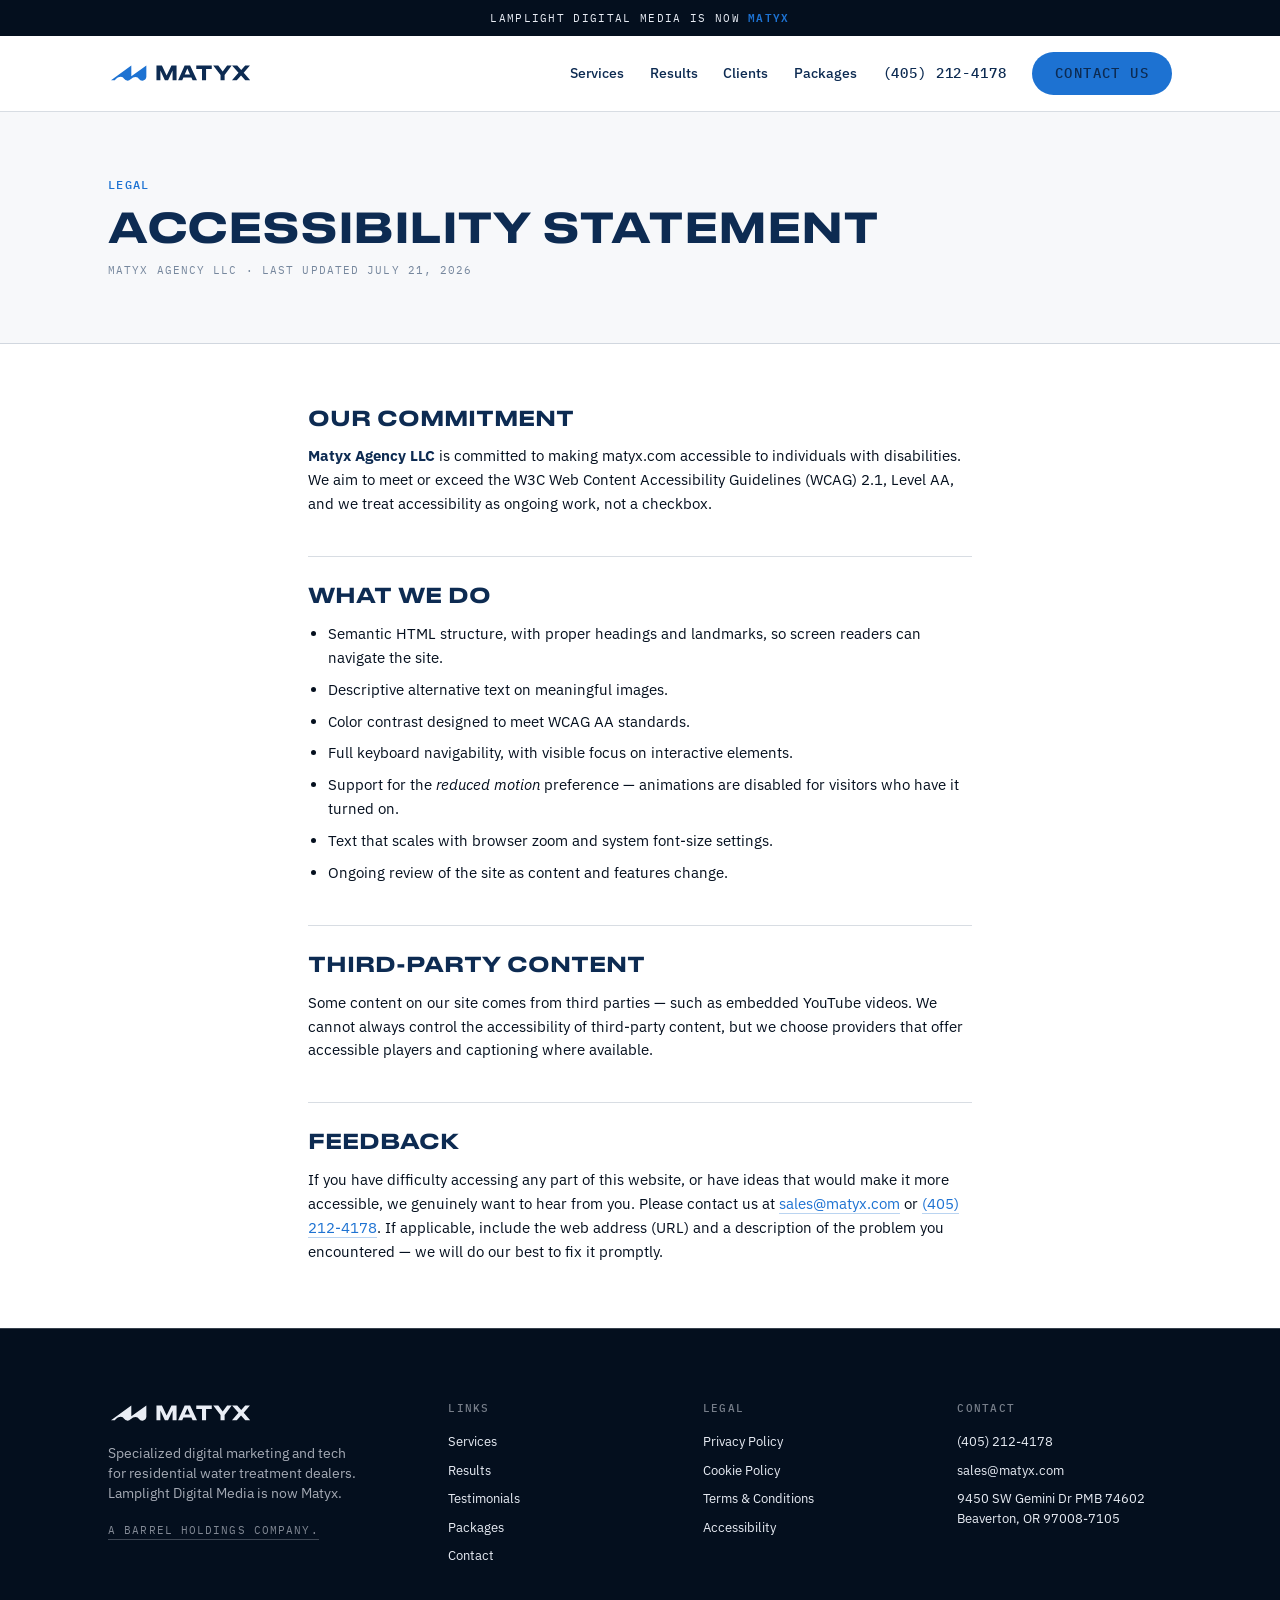
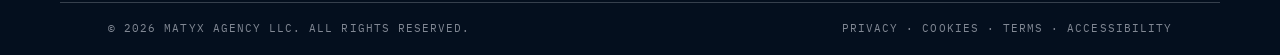
<file: accessibility.html>
<!DOCTYPE html>
<html lang="en">
<head>
<meta charset="UTF-8">
<meta name="viewport" content="width=device-width, initial-scale=1.0">
<title>Accessibility Statement — Matyx</title>
<meta name="description" content="Matyx Agency LLC's commitment to making matyx.com accessible to everyone.">
<link rel="canonical" href="https://peterkang34.github.io/matyx-landing-page/accessibility.html">
<meta name="theme-color" content="#0D2B52">
<meta property="og:type" content="website">
<meta property="og:site_name" content="Matyx">
<meta property="og:title" content="Accessibility Statement — Matyx">
<meta property="og:description" content="Matyx Agency LLC's commitment to making its website accessible to everyone.">
<meta property="og:url" content="https://peterkang34.github.io/matyx-landing-page/accessibility.html">
<meta property="og:image" content="https://peterkang34.github.io/matyx-landing-page/assets/imagery/mom-daughter-green-island.jpg">
<meta name="twitter:card" content="summary_large_image">
<link rel="icon" type="image/svg+xml" href="assets/logos/icon.svg">
<link rel="preconnect" href="https://fonts.googleapis.com">
<link rel="preconnect" href="https://fonts.gstatic.com" crossorigin>
<link href="https://fonts.googleapis.com/css2?family=IBM+Plex+Sans:wght@400;500;600;700&family=IBM+Plex+Mono:wght@400;500;600&display=swap" rel="stylesheet">
<link rel="stylesheet" href="assets/site.css">
</head>
<body>

<div class="announce">Lamplight Digital Media is now <em>Matyx</em></div>

<header class="nav">
  <input type="checkbox" id="navToggle" class="nav-toggle">
  <div class="nav-inner">
    <a class="nav-logo" href="index.html" aria-label="Matyx home"><img src="assets/logos/logo-primary.svg" alt="Matyx"></a>
    <nav class="nav-links" aria-label="Primary">
      <a href="index.html#services">Services</a>
      <a href="index.html#work">Results</a>
      <a href="index.html#testimonials">Clients</a>
      <a href="index.html#packages">Packages</a>
      <a class="nav-phone" href="tel:+14052124178">(405) 212-4178</a>
      <a class="btn btn-blue" href="contact.html">Contact Us</a>
    </nav>
    <label for="navToggle" class="nav-burger" aria-label="Toggle menu"><span></span><span></span><span></span></label>
  </div>
  <nav class="nav-menu" aria-label="Mobile">
    <a href="index.html#services">Services</a>
    <a href="index.html#work">Results</a>
    <a href="index.html#testimonials">Clients</a>
    <a href="index.html#packages">Packages</a>
    <a href="contact.html">Contact</a>
    <a href="tel:+14052124178">Call (405) 212-4178</a>
  </nav>
</header>

<section class="legal-head">
  <div class="wrap legal-head-inner">
    <span class="eyebrow">Legal</span>
    <h1 class="display legal-h1">Accessibility Statement</h1>
    <p class="legal-updated">Matyx Agency LLC &middot; Last updated July 21, 2026</p>
  </div>
</section>

<div class="wrap legal-body">
  <h2>Our commitment</h2>
  <p><strong>Matyx Agency LLC</strong> is committed to making matyx.com accessible to individuals with disabilities. We aim to meet or exceed the W3C Web Content Accessibility Guidelines (WCAG) 2.1, Level AA, and we treat accessibility as ongoing work, not a checkbox.</p>

  <h2>What we do</h2>
  <ul>
    <li>Semantic HTML structure, with proper headings and landmarks, so screen readers can navigate the site.</li>
    <li>Descriptive alternative text on meaningful images.</li>
    <li>Color contrast designed to meet WCAG AA standards.</li>
    <li>Full keyboard navigability, with visible focus on interactive elements.</li>
    <li>Support for the <em>reduced motion</em> preference — animations are disabled for visitors who have it turned on.</li>
    <li>Text that scales with browser zoom and system font-size settings.</li>
    <li>Ongoing review of the site as content and features change.</li>
  </ul>

  <h2>Third-party content</h2>
  <p>Some content on our site comes from third parties — such as embedded YouTube videos. We cannot always control the accessibility of third-party content, but we choose providers that offer accessible players and captioning where available.</p>

  <h2>Feedback</h2>
  <p>If you have difficulty accessing any part of this website, or have ideas that would make it more accessible, we genuinely want to hear from you. Please contact us at <a href="mailto:sales@matyx.com">sales@matyx.com</a> or <a href="tel:+14052124178">(405) 212-4178</a>. If applicable, include the web address (URL) and a description of the problem you encountered — we will do our best to fix it promptly.</p>
</div>

<footer class="footer">
  <div class="wrap footer-inner">
    <div class="footer-brand">
      <img src="assets/logos/logo-ice.svg" alt="Matyx">
      <p>Specialized digital marketing and tech for residential water treatment dealers. Lamplight Digital Media is now Matyx.</p>
      <p class="footer-holdco"><a href="https://barrel-holdings.com" target="_blank" rel="noopener">A Barrel Holdings company.</a></p>
    </div>
    <div>
      <h4>Links</h4>
      <ul>
        <li><a href="index.html#services">Services</a></li>
        <li><a href="index.html#work">Results</a></li>
        <li><a href="index.html#testimonials">Testimonials</a></li>
        <li><a href="index.html#packages">Packages</a></li>
        <li><a href="contact.html">Contact</a></li>
      </ul>
    </div>
    <div>
      <h4>Legal</h4>
      <ul>
        <li><a href="privacy.html">Privacy Policy</a></li>
        <li><a href="cookies.html">Cookie Policy</a></li>
        <li><a href="terms.html">Terms &amp; Conditions</a></li>
        <li><a href="accessibility.html">Accessibility</a></li>
      </ul>
    </div>
    <div>
      <h4>Contact</h4>
      <ul>
        <li><a href="tel:+14052124178">(405) 212-4178</a></li>
        <li><a href="mailto:sales@matyx.com">sales@matyx.com</a></li>
        <li>9450 SW Gemini Dr PMB 74602<br>Beaverton, OR 97008-7105</li>
      </ul>
    </div>
  </div>
  <div class="wrap footer-bottom">
    <span>© 2026 Matyx Agency LLC. All rights reserved.</span>
    <span><a href="privacy.html">Privacy</a> &middot; <a href="cookies.html">Cookies</a> &middot; <a href="terms.html">Terms</a> &middot; <a href="accessibility.html">Accessibility</a></span>
  </div>
</footer>

<a class="call-bar" href="tel:+14052124178">Call (405) 212-4178</a>
</body>
</html>
</file>
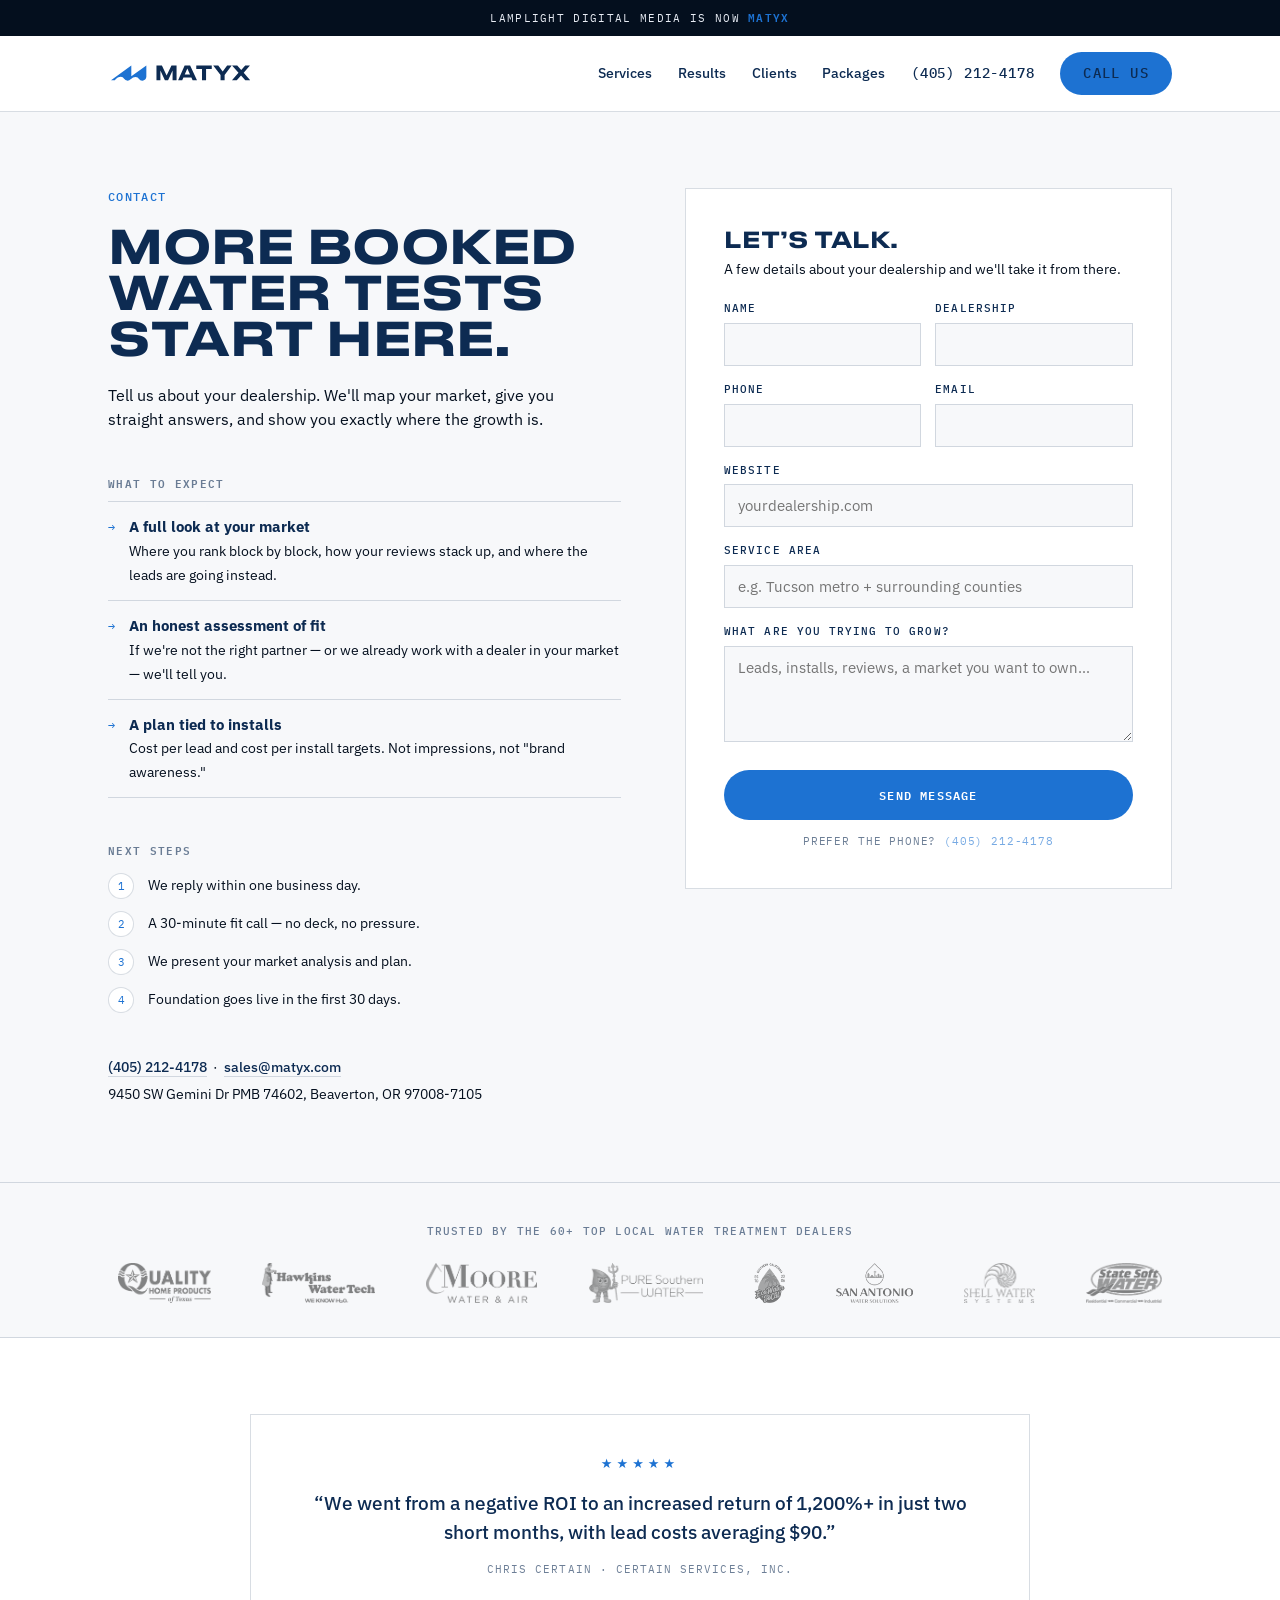
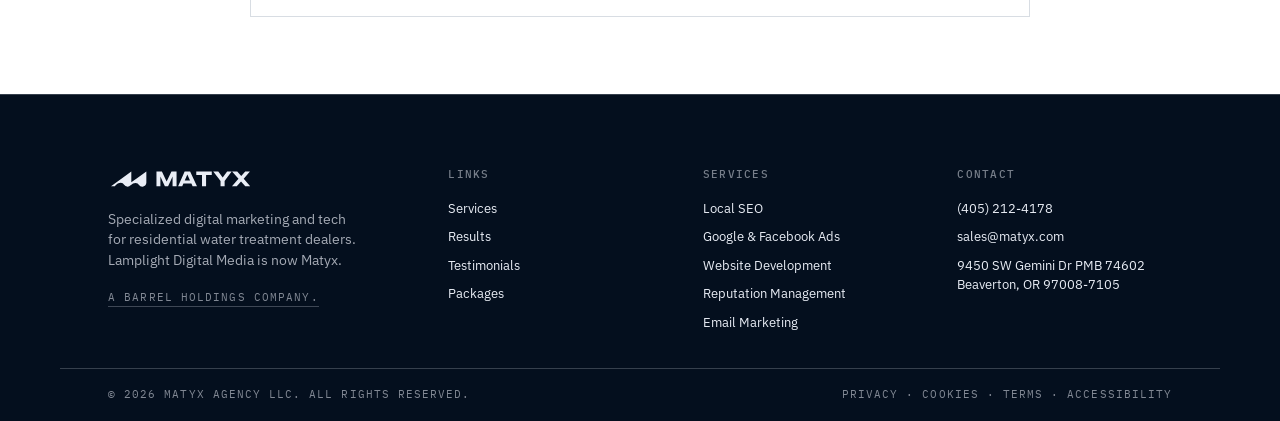
<file: contact.html>
<!DOCTYPE html>
<html lang="en">
<head>
<meta charset="UTF-8">
<meta name="viewport" content="width=device-width, initial-scale=1.0">
<title>Contact — Matyx</title>
<meta name="description" content="Tell us about your water treatment dealership. We'll map your market, give you straight answers, and show you exactly where the growth is.">

<link rel="canonical" href="https://peterkang34.github.io/matyx-landing-page/contact.html">
<meta name="theme-color" content="#0D2B52">
<meta property="og:type" content="website">
<meta property="og:site_name" content="Matyx">
<meta property="og:title" content="Contact — Matyx">
<meta property="og:description" content="Tell us about your water treatment dealership. We'll map your market, give you straight answers, and show you exactly where the growth is.">
<meta property="og:url" content="https://peterkang34.github.io/matyx-landing-page/contact.html">
<meta property="og:image" content="https://peterkang34.github.io/matyx-landing-page/assets/imagery/mom-daughter-green-island.jpg">
<meta name="twitter:card" content="summary_large_image">
<link rel="icon" type="image/svg+xml" href="assets/logos/icon.svg">
<link rel="preconnect" href="https://fonts.googleapis.com">
<link rel="preconnect" href="https://fonts.gstatic.com" crossorigin>
<link href="https://fonts.googleapis.com/css2?family=IBM+Plex+Sans:wght@400;500;600;700&family=IBM+Plex+Mono:wght@400;500;600&family=Archivo:wght@800&display=swap" rel="stylesheet">
<link rel="stylesheet" href="assets/site.css">

<style>
/* ============================================================
   CONTACT PAGE
   ============================================================ */
.contact-hero { background: var(--off-white); border-bottom: 1px solid var(--hairline-dark); }
.contact-grid {
  display: grid;
  grid-template-columns: 1fr .95fr;
  gap: clamp(36px, 5vw, 80px);
  align-items: start;
  padding-block: clamp(48px, 6vw, 88px);
}
.contact-copy .eyebrow { color: var(--matyx-blue); margin-bottom: 18px; display: block; }
.contact-h1 { color: var(--navy); font-size: clamp(30px, 3.6vw, 52px); max-width: 14ch; }
.contact-sub { margin-top: 20px; font-size: 16px; color: var(--midnight); max-width: 46ch; }

.expect { margin-top: clamp(28px, 4vw, 44px); }
.expect h2 {
  font-family: var(--font-mono);
  font-size: 11px;
  font-weight: 600;
  letter-spacing: .12em;
  text-transform: uppercase;
  color: var(--navy);
  opacity: .6;
  margin-bottom: 4px;
}
.expect-list { list-style: none; border-top: 1px solid var(--hairline-dark); margin-top: 10px; }
.expect-list li { padding: 14px 0; border-bottom: 1px solid var(--hairline-dark); display: flex; gap: 14px; align-items: baseline; }
.expect-list li::before { content: "→"; color: var(--matyx-blue); font-family: var(--font-mono); font-size: 12px; flex: none; }
.expect-list strong { color: var(--navy); font-size: 14.5px; display: block; }
.expect-list span { font-size: 13.5px; color: var(--midnight); }

.steps { margin-top: clamp(28px, 4vw, 44px); }
.steps h2 {
  font-family: var(--font-mono);
  font-size: 11px;
  font-weight: 600;
  letter-spacing: .12em;
  text-transform: uppercase;
  color: var(--navy);
  opacity: .6;
  margin-bottom: 14px;
}
.steps ol { list-style: none; display: grid; gap: 12px; }
.steps li { display: flex; gap: 14px; align-items: baseline; font-size: 14px; color: var(--midnight); }
.steps .n {
  flex: none;
  font-family: var(--font-mono);
  font-size: 11px;
  color: var(--matyx-blue);
  border: 1px solid var(--hairline-dark);
  width: 26px; height: 26px;
  display: inline-flex;
  align-items: center;
  justify-content: center;
  border-radius: 50%;
  background: var(--white);
}
.contact-info { margin-top: clamp(28px, 4vw, 44px); font-size: 14px; }
.contact-info a { color: var(--navy); font-weight: 500; border-bottom: 1px solid var(--hairline-dark); }
.contact-info a:hover { color: var(--matyx-blue); border-color: var(--matyx-blue); }
.contact-info p { margin-top: 6px; color: var(--midnight); }

/* form card */
.form-card {
  background: var(--white);
  border: 1px solid var(--hairline-dark);
  padding: clamp(24px, 3vw, 40px);
  position: sticky;
  top: 84px;
}
.form-card .form-head { margin-bottom: 22px; }
.form-card .form-head h2 { font-family: var(--font-display); text-transform: uppercase; font-weight: 500; font-size: 22px; color: var(--navy); line-height: 1.05; }
.form-card .form-head p { margin-top: 8px; font-size: 13.5px; color: var(--midnight); }
.field { margin-bottom: 16px; }
.field label {
  display: block;
  font-family: var(--font-mono);
  font-size: 10.5px;
  font-weight: 500;
  letter-spacing: .1em;
  text-transform: uppercase;
  color: var(--navy);
  margin-bottom: 6px;
}
.field input, .field textarea, .field select {
  width: 100%;
  font-family: var(--font-body);
  font-size: 14.5px;
  color: var(--midnight);
  background: var(--off-white);
  border: 1px solid var(--hairline-dark);
  padding: 11px 13px;
  outline: none;
  transition: border-color .2s ease, background .2s ease;
}
.field input:focus, .field textarea:focus, .field select:focus { border-color: var(--matyx-blue); background: var(--white); }
.field textarea { resize: vertical; min-height: 96px; }
.field-row { display: grid; grid-template-columns: 1fr 1fr; gap: 14px; }
.form-card .btn { width: 100%; justify-content: center; margin-top: 6px; }
.form-alt { margin-top: 14px; text-align: center; font-family: var(--font-mono); font-size: 10.5px; letter-spacing: .08em; text-transform: uppercase; color: var(--navy); opacity: .6; }
.form-alt a { color: var(--matyx-blue); }
@media (max-width: 900px) {
  .contact-grid { grid-template-columns: 1fr; }
  .form-card { position: static; }
  .field-row { grid-template-columns: 1fr; }
}

/* proof strip below */
.contact-proof { padding-block: clamp(48px, 6vw, 80px); }
.contact-quote {
  border: 1px solid var(--hairline-dark);
  padding: clamp(24px, 3vw, 40px);
  display: grid;
  gap: 16px;
  max-width: 780px;
  margin-inline: auto;
  text-align: center;
  background: var(--white);
}
.contact-quote .stars { color: var(--matyx-blue); font-size: 13px; letter-spacing: 4px; }
.contact-quote blockquote { font-size: clamp(16px, 1.6vw, 19px); color: var(--navy); font-weight: 500; }
.contact-quote figcaption { font-family: var(--font-mono); font-size: 10.5px; letter-spacing: .1em; text-transform: uppercase; color: var(--navy); opacity: .6; }
</style>
<script type="application/ld+json">
{
  "@context": "https://schema.org",
  "@type": "ContactPage",
  "name": "Contact Matyx",
  "url": "https://peterkang34.github.io/matyx-landing-page/contact.html",
  "about": { "@id": "https://peterkang34.github.io/matyx-landing-page/#org" }
}
</script>
</head>
<body>

<!-- ================= ANNOUNCEMENT ================= -->
<div class="announce">Lamplight Digital Media is now <em>Matyx</em></div>

<!-- ================= NAV ================= -->
<header class="nav">
  <input type="checkbox" id="navToggle" class="nav-toggle">
  <div class="nav-inner">
    <a class="nav-logo" href="index.html" aria-label="Matyx home">
      <img src="assets/logos/logo-primary.svg" alt="Matyx">
    </a>
    <nav class="nav-links" aria-label="Primary">
      <a href="index.html#services">Services</a>
      <a href="index.html#work">Results</a>
      <a href="index.html#testimonials">Clients</a>
      <a href="index.html#packages">Packages</a>
      <a class="nav-phone" href="tel:+14052124178">(405) 212-4178</a>
      <a class="btn btn-blue" href="tel:+14052124178">Call Us</a>
    </nav>
    <label for="navToggle" class="nav-burger" aria-label="Toggle menu"><span></span><span></span><span></span></label>
  </div>
  <nav class="nav-menu" aria-label="Mobile">
    <a href="index.html#services">Services</a>
    <a href="index.html#work">Results</a>
    <a href="index.html#testimonials">Clients</a>
    <a href="index.html#packages">Packages</a>
    <a href="contact.html">Contact</a>
    <a href="tel:+14052124178">Call (405) 212-4178</a>
  </nav>
</header>

<!-- ================= CONTACT HERO ================= -->
<section class="contact-hero">
  <div class="wrap contact-grid">
    <div class="contact-copy">
      <span class="eyebrow rv">Contact</span>
      <h1 class="display contact-h1 rv rv-d1">More booked water tests start here.</h1>
      <p class="contact-sub rv rv-d2">Tell us about your dealership. We'll map your market, give you straight answers, and show you exactly where the growth is.</p>

      <div class="expect rv rv-d2">
        <h2>What to expect</h2>
        <ul class="expect-list">
          <li><div><strong>A full look at your market</strong><span>Where you rank block by block, how your reviews stack up, and where the leads are going instead.</span></div></li>
          <li><div><strong>An honest assessment of fit</strong><span>If we're not the right partner — or we already work with a dealer in your market — we'll tell you.</span></div></li>
          <li><div><strong>A plan tied to installs</strong><span>Cost per lead and cost per install targets. Not impressions, not "brand awareness."</span></div></li>
        </ul>
      </div>

      <div class="steps rv rv-d3">
        <h2>Next steps</h2>
        <ol>
          <!-- VET: response-time commitment -->
          <li><span class="n">1</span>We reply within one business day.</li>
          <li><span class="n">2</span>A 30-minute fit call — no deck, no pressure.</li>
          <li><span class="n">3</span>We present your market analysis and plan.</li>
          <li><span class="n">4</span>Foundation goes live in the first 30 days.</li>
        </ol>
      </div>

      <div class="contact-info rv rv-d3">
        <p><a href="tel:+14052124178">(405) 212-4178</a> &nbsp;&middot;&nbsp; <a href="mailto:sales@matyx.com">sales@matyx.com</a></p>
        <p>9450 SW Gemini Dr PMB 74602, Beaverton, OR 97008-7105</p>
      </div>
    </div>

    <!-- Form backend not wired yet — submit composes an email as an interim measure -->
    <div class="form-card rv rv-d1">
      <div class="form-head">
        <h2>Let&rsquo;s talk.</h2>
        <p>A few details about your dealership and we'll take it from there.</p>
      </div>
      <form id="contactForm">
        <div class="field-row">
          <div class="field">
            <label for="f-name">Name</label>
            <input id="f-name" name="Name" type="text" autocomplete="name" required>
          </div>
          <div class="field">
            <label for="f-company">Dealership</label>
            <input id="f-company" name="Dealership" type="text" autocomplete="organization" required>
          </div>
        </div>
        <div class="field-row">
          <div class="field">
            <label for="f-phone">Phone</label>
            <input id="f-phone" name="Phone" type="tel" autocomplete="tel">
          </div>
          <div class="field">
            <label for="f-email">Email</label>
            <input id="f-email" name="Email" type="email" autocomplete="email" required>
          </div>
        </div>
        <div class="field">
          <label for="f-website">Website</label>
          <input id="f-website" name="Website" type="text" inputmode="url" placeholder="yourdealership.com">
        </div>
        <div class="field">
          <label for="f-area">Service area</label>
          <input id="f-area" name="Service area" type="text" placeholder="e.g. Tucson metro + surrounding counties">
        </div>
        <div class="field">
          <label for="f-msg">What are you trying to grow?</label>
          <textarea id="f-msg" name="Message" placeholder="Leads, installs, reviews, a market you want to own…"></textarea>
        </div>
        <button class="btn btn-blue" type="submit">Send Message</button>
        <p class="form-alt">Prefer the phone? <a href="tel:+14052124178">(405) 212-4178</a></p>
      </form>
    </div>
  </div>
</section>

<!-- ================= CLIENT LOGOS ================= -->
<section class="clients" aria-label="Clients">
  <div class="wrap clients-inner">
    <div class="clients-label"><span class="eyebrow">Trusted by the 60+ top local water treatment dealers</span></div>
    <div class="logo-row">
      <img src="assets/clients/quality.png" alt="Quality Home Products of Texas">
      <img src="assets/clients/hawk.png" alt="Hawkins Water Tech">
      <img src="assets/clients/moore.png" alt="Moore Water &amp; Air">
      <img src="assets/clients/pure-southern.png" alt="Pure Southern Water">
      <img src="assets/clients/ecosocal.png" alt="EcoWater Southern California">
      <img src="assets/clients/san.png" alt="San Antonio Water Solutions">
      <img src="assets/clients/shell.png" alt="Shell Water Systems">
      <img src="assets/clients/state.png" alt="State Soft Water">
    </div>
  </div>
</section>

<!-- ================= PROOF ================= -->
<section class="contact-proof">
  <div class="wrap">
    <figure class="contact-quote rv">
      <span class="stars" aria-label="5 stars">★★★★★</span>
      <blockquote>&ldquo;We went from a negative ROI to an increased return of 1,200%+ in just two short months, with lead costs averaging $90.&rdquo;</blockquote>
      <figcaption>Chris Certain &middot; Certain Services, Inc.</figcaption>
    </figure>
  </div>
</section>

<!-- ================= FOOTER ================= -->
<footer class="footer">
  <div class="wrap footer-inner">
    <div class="footer-brand">
      <img src="assets/logos/logo-ice.svg" alt="Matyx">
      <p>Specialized digital marketing and tech for residential water treatment dealers. Lamplight Digital Media is now Matyx.</p>
      <p class="footer-holdco"><a href="https://barrel-holdings.com" target="_blank" rel="noopener">A Barrel Holdings company.</a></p>
    </div>
    <div>
      <h4>Links</h4>
      <ul>
        <li><a href="index.html#services">Services</a></li>
        <li><a href="index.html#work">Results</a></li>
        <li><a href="index.html#testimonials">Testimonials</a></li>
        <li><a href="index.html#packages">Packages</a></li>
      </ul>
    </div>
    <div>
      <h4>Services</h4>
      <ul>
        <li><a href="index.html#services">Local SEO</a></li>
        <li><a href="index.html#services">Google &amp; Facebook Ads</a></li>
        <li><a href="index.html#services">Website Development</a></li>
        <li><a href="index.html#services">Reputation Management</a></li>
        <li><a href="index.html#services">Email Marketing</a></li>
      </ul>
    </div>
    <div>
      <h4>Contact</h4>
      <ul>
        <li><a href="tel:+14052124178">(405) 212-4178</a></li>
        <li><a href="mailto:sales@matyx.com">sales@matyx.com</a></li>
        <li>9450 SW Gemini Dr PMB 74602<br>Beaverton, OR 97008-7105</li>
      </ul>
    </div>
  </div>
  <div class="wrap footer-bottom">
    <span>© 2026 Matyx Agency LLC. All rights reserved.</span>
    <span><a href="privacy.html">Privacy</a> &middot; <a href="cookies.html">Cookies</a> &middot; <a href="terms.html">Terms</a> &middot; <a href="accessibility.html">Accessibility</a></span>
  </div>
</footer>

<!-- Sticky click-to-call bar (mobile only) -->
<a class="call-bar" href="tel:+14052124178">Call (405) 212-4178</a>

<script>
// Reveal on scroll
(function () {
  var els = document.querySelectorAll(".rv");
  if (!("IntersectionObserver" in window)) {
    els.forEach(function (el) { el.classList.add("in"); });
    return;
  }
  var io = new IntersectionObserver(function (entries) {
    entries.forEach(function (e) {
      if (e.isIntersecting) { e.target.classList.add("in"); io.unobserve(e.target); }
    });
  }, { threshold: 0.12, rootMargin: "0px 0px -40px 0px" });
  els.forEach(function (el) { io.observe(el); });
})();

// Interim submit: compose an email from the form fields until a real backend is wired
(function () {
  var form = document.getElementById("contactForm");
  form.addEventListener("submit", function (e) {
    e.preventDefault();
    var data = new FormData(form);
    var lines = [];
    data.forEach(function (value, key) { if (value) lines.push(key + ": " + value); });
    var subject = "Website inquiry — " + (data.get("Dealership") || data.get("Name") || "new dealer");
    window.location.href = "mailto:sales@matyx.com?subject=" + encodeURIComponent(subject) + "&body=" + encodeURIComponent(lines.join("\n"));
  });
})();
</script>
</body>
</html>
</file>
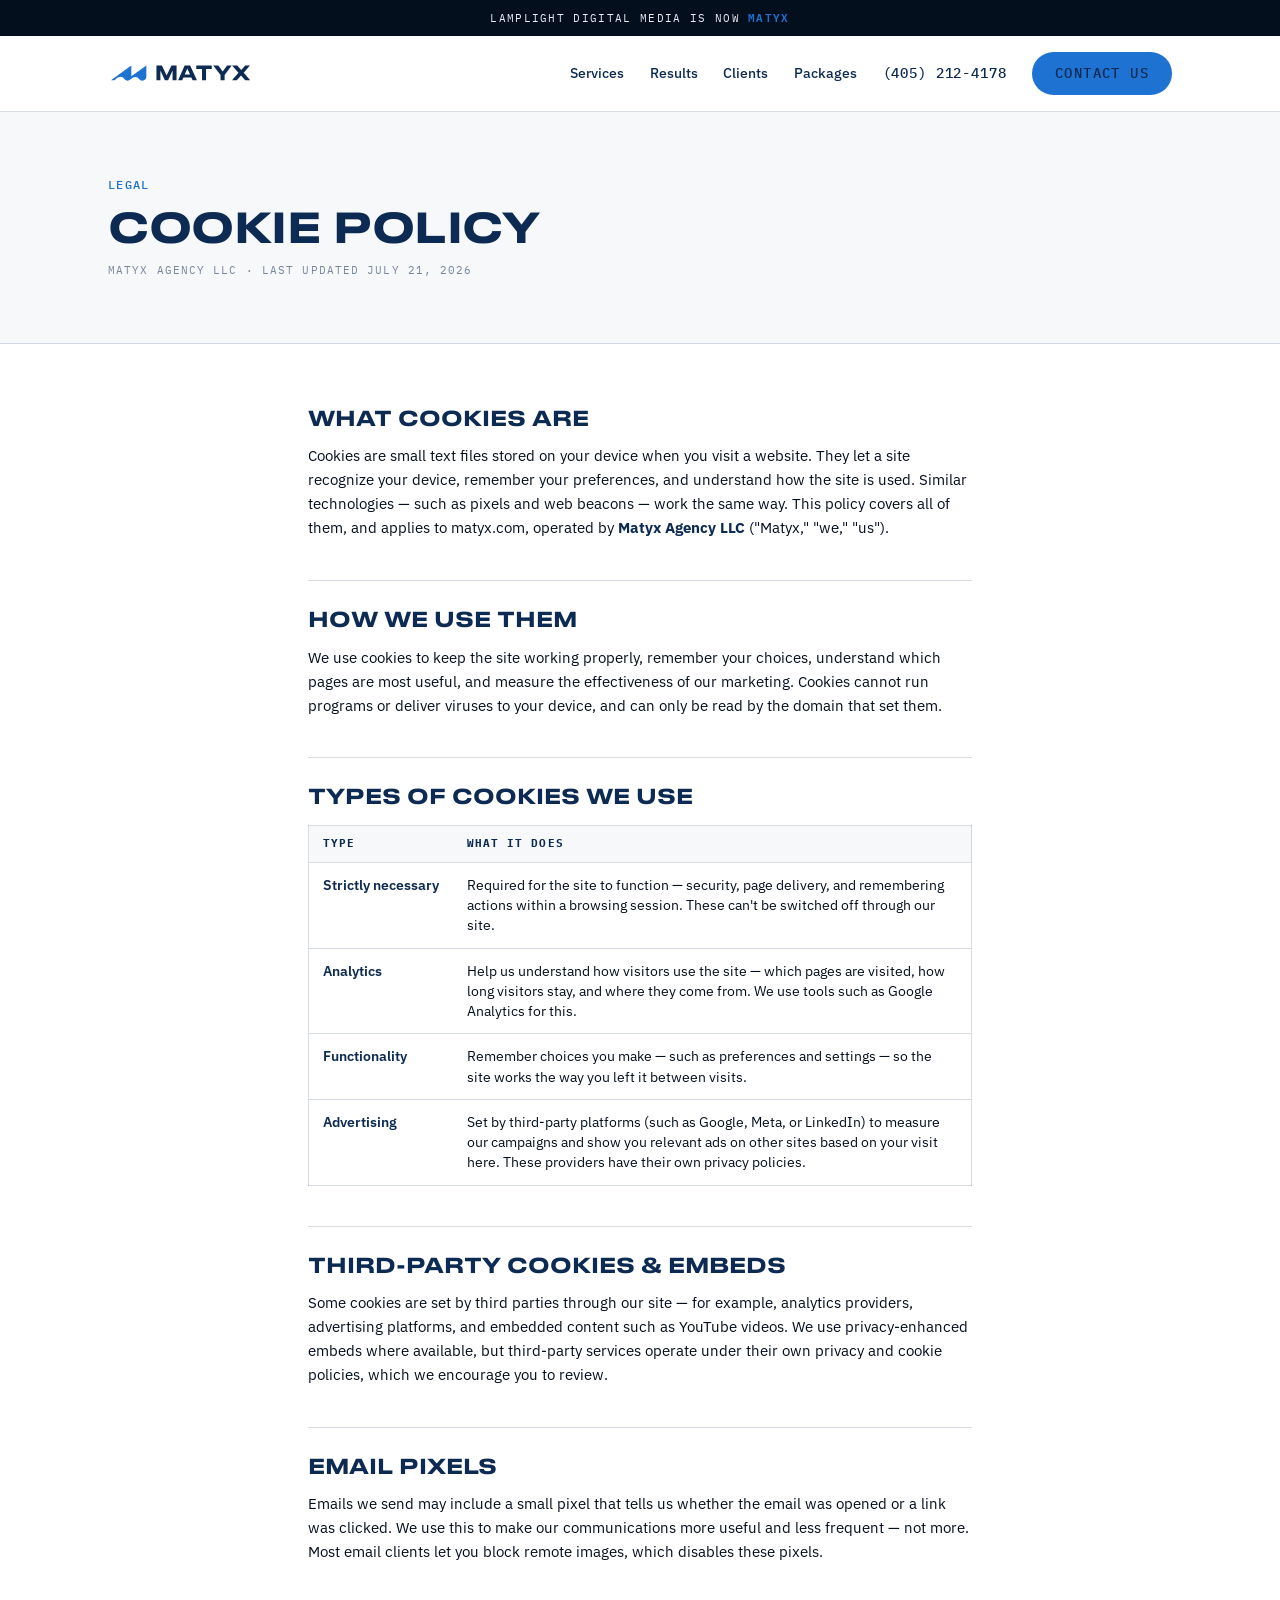
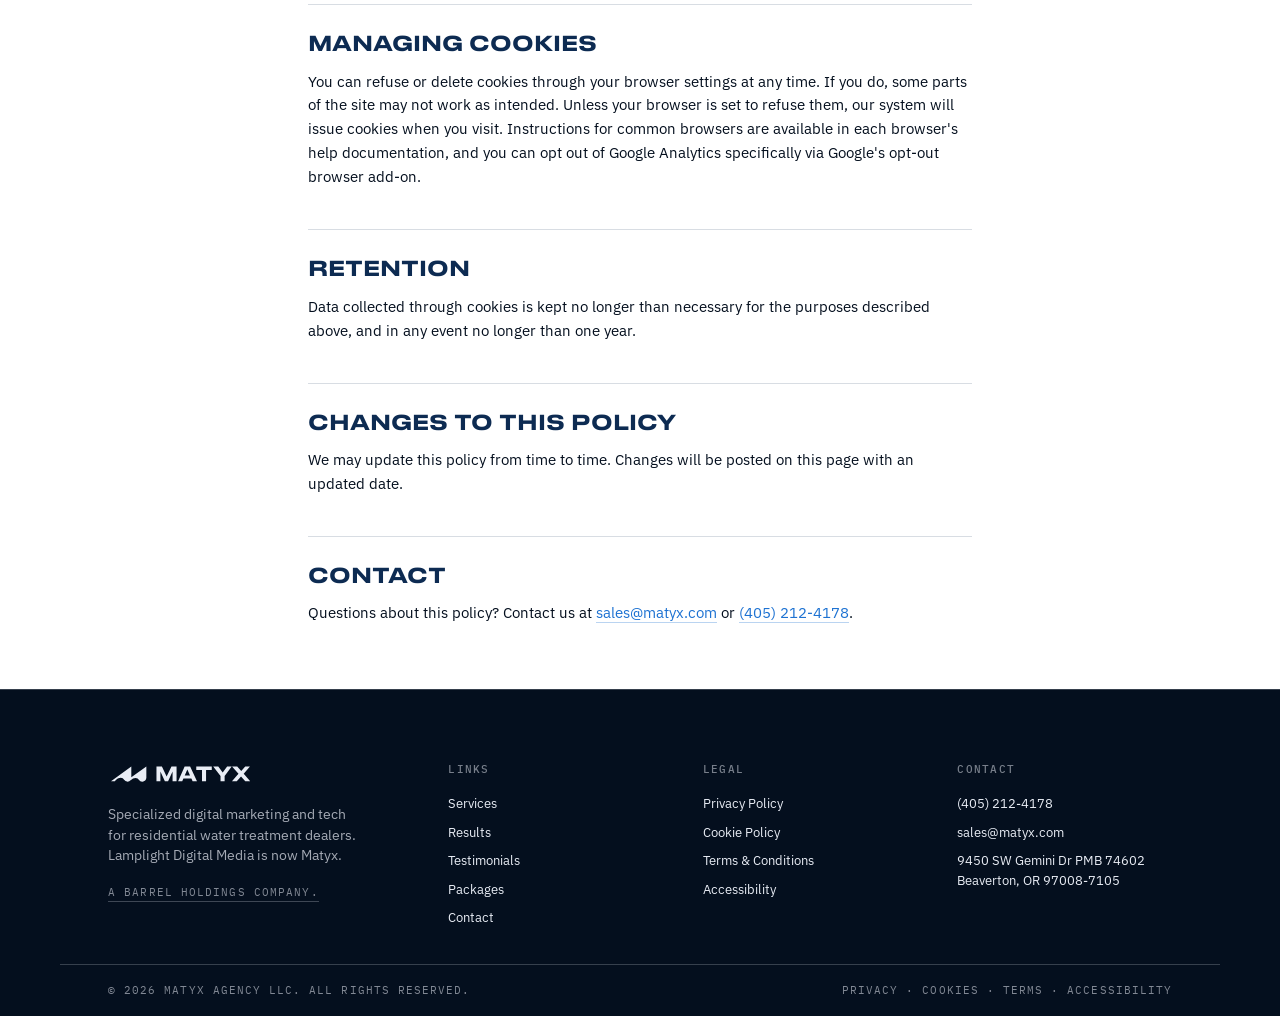
<file: cookies.html>
<!DOCTYPE html>
<html lang="en">
<head>
<meta charset="UTF-8">
<meta name="viewport" content="width=device-width, initial-scale=1.0">
<title>Cookie Policy — Matyx</title>
<meta name="description" content="How Matyx Agency LLC uses cookies and similar technologies on matyx.com.">
<link rel="canonical" href="https://peterkang34.github.io/matyx-landing-page/cookies.html">
<meta name="theme-color" content="#0D2B52">
<meta property="og:type" content="website">
<meta property="og:site_name" content="Matyx">
<meta property="og:title" content="Cookie Policy — Matyx">
<meta property="og:description" content="How Matyx Agency LLC uses cookies and similar technologies.">
<meta property="og:url" content="https://peterkang34.github.io/matyx-landing-page/cookies.html">
<meta property="og:image" content="https://peterkang34.github.io/matyx-landing-page/assets/imagery/mom-daughter-green-island.jpg">
<meta name="twitter:card" content="summary_large_image">
<link rel="icon" type="image/svg+xml" href="assets/logos/icon.svg">
<link rel="preconnect" href="https://fonts.googleapis.com">
<link rel="preconnect" href="https://fonts.gstatic.com" crossorigin>
<link href="https://fonts.googleapis.com/css2?family=IBM+Plex+Sans:wght@400;500;600;700&family=IBM+Plex+Mono:wght@400;500;600&display=swap" rel="stylesheet">
<link rel="stylesheet" href="assets/site.css">
</head>
<body>
<!-- VET: legal draft modernized from the Lamplight policies — have an attorney review before launch -->

<div class="announce">Lamplight Digital Media is now <em>Matyx</em></div>

<header class="nav">
  <input type="checkbox" id="navToggle" class="nav-toggle">
  <div class="nav-inner">
    <a class="nav-logo" href="index.html" aria-label="Matyx home"><img src="assets/logos/logo-primary.svg" alt="Matyx"></a>
    <nav class="nav-links" aria-label="Primary">
      <a href="index.html#services">Services</a>
      <a href="index.html#work">Results</a>
      <a href="index.html#testimonials">Clients</a>
      <a href="index.html#packages">Packages</a>
      <a class="nav-phone" href="tel:+14052124178">(405) 212-4178</a>
      <a class="btn btn-blue" href="contact.html">Contact Us</a>
    </nav>
    <label for="navToggle" class="nav-burger" aria-label="Toggle menu"><span></span><span></span><span></span></label>
  </div>
  <nav class="nav-menu" aria-label="Mobile">
    <a href="index.html#services">Services</a>
    <a href="index.html#work">Results</a>
    <a href="index.html#testimonials">Clients</a>
    <a href="index.html#packages">Packages</a>
    <a href="contact.html">Contact</a>
    <a href="tel:+14052124178">Call (405) 212-4178</a>
  </nav>
</header>

<section class="legal-head">
  <div class="wrap legal-head-inner">
    <span class="eyebrow">Legal</span>
    <h1 class="display legal-h1">Cookie Policy</h1>
    <p class="legal-updated">Matyx Agency LLC &middot; Last updated July 21, 2026</p>
  </div>
</section>

<div class="wrap legal-body">
  <h2>What cookies are</h2>
  <p>Cookies are small text files stored on your device when you visit a website. They let a site recognize your device, remember your preferences, and understand how the site is used. Similar technologies — such as pixels and web beacons — work the same way. This policy covers all of them, and applies to matyx.com, operated by <strong>Matyx Agency LLC</strong> ("Matyx," "we," "us").</p>

  <h2>How we use them</h2>
  <p>We use cookies to keep the site working properly, remember your choices, understand which pages are most useful, and measure the effectiveness of our marketing. Cookies cannot run programs or deliver viruses to your device, and can only be read by the domain that set them.</p>

  <h2>Types of cookies we use</h2>
  <table class="legal-table">
    <tr><th>Type</th><th>What it does</th></tr>
    <tr>
      <td>Strictly necessary</td>
      <td>Required for the site to function — security, page delivery, and remembering actions within a browsing session. These can't be switched off through our site.</td>
    </tr>
    <tr>
      <td>Analytics</td>
      <td>Help us understand how visitors use the site — which pages are visited, how long visitors stay, and where they come from. We use tools such as Google Analytics for this.</td>
    </tr>
    <tr>
      <td>Functionality</td>
      <td>Remember choices you make — such as preferences and settings — so the site works the way you left it between visits.</td>
    </tr>
    <tr>
      <td>Advertising</td>
      <td>Set by third-party platforms (such as Google, Meta, or LinkedIn) to measure our campaigns and show you relevant ads on other sites based on your visit here. These providers have their own privacy policies.</td>
    </tr>
  </table>

  <h2>Third-party cookies &amp; embeds</h2>
  <p>Some cookies are set by third parties through our site — for example, analytics providers, advertising platforms, and embedded content such as YouTube videos. We use privacy-enhanced embeds where available, but third-party services operate under their own privacy and cookie policies, which we encourage you to review.</p>

  <h2>Email pixels</h2>
  <p>Emails we send may include a small pixel that tells us whether the email was opened or a link was clicked. We use this to make our communications more useful and less frequent — not more. Most email clients let you block remote images, which disables these pixels.</p>

  <h2>Managing cookies</h2>
  <p>You can refuse or delete cookies through your browser settings at any time. If you do, some parts of the site may not work as intended. Unless your browser is set to refuse them, our system will issue cookies when you visit. Instructions for common browsers are available in each browser's help documentation, and you can opt out of Google Analytics specifically via Google's opt-out browser add-on.</p>

  <h2>Retention</h2>
  <p>Data collected through cookies is kept no longer than necessary for the purposes described above, and in any event no longer than one year.</p>

  <h2>Changes to this policy</h2>
  <p>We may update this policy from time to time. Changes will be posted on this page with an updated date.</p>

  <h2>Contact</h2>
  <p>Questions about this policy? Contact us at <a href="mailto:sales@matyx.com">sales@matyx.com</a> or <a href="tel:+14052124178">(405) 212-4178</a>.</p>
</div>

<footer class="footer">
  <div class="wrap footer-inner">
    <div class="footer-brand">
      <img src="assets/logos/logo-ice.svg" alt="Matyx">
      <p>Specialized digital marketing and tech for residential water treatment dealers. Lamplight Digital Media is now Matyx.</p>
      <p class="footer-holdco"><a href="https://barrel-holdings.com" target="_blank" rel="noopener">A Barrel Holdings company.</a></p>
    </div>
    <div>
      <h4>Links</h4>
      <ul>
        <li><a href="index.html#services">Services</a></li>
        <li><a href="index.html#work">Results</a></li>
        <li><a href="index.html#testimonials">Testimonials</a></li>
        <li><a href="index.html#packages">Packages</a></li>
        <li><a href="contact.html">Contact</a></li>
      </ul>
    </div>
    <div>
      <h4>Legal</h4>
      <ul>
        <li><a href="privacy.html">Privacy Policy</a></li>
        <li><a href="cookies.html">Cookie Policy</a></li>
        <li><a href="terms.html">Terms &amp; Conditions</a></li>
        <li><a href="accessibility.html">Accessibility</a></li>
      </ul>
    </div>
    <div>
      <h4>Contact</h4>
      <ul>
        <li><a href="tel:+14052124178">(405) 212-4178</a></li>
        <li><a href="mailto:sales@matyx.com">sales@matyx.com</a></li>
        <li>9450 SW Gemini Dr PMB 74602<br>Beaverton, OR 97008-7105</li>
      </ul>
    </div>
  </div>
  <div class="wrap footer-bottom">
    <span>© 2026 Matyx Agency LLC. All rights reserved.</span>
    <span><a href="privacy.html">Privacy</a> &middot; <a href="cookies.html">Cookies</a> &middot; <a href="terms.html">Terms</a> &middot; <a href="accessibility.html">Accessibility</a></span>
  </div>
</footer>

<a class="call-bar" href="tel:+14052124178">Call (405) 212-4178</a>
</body>
</html>
</file>
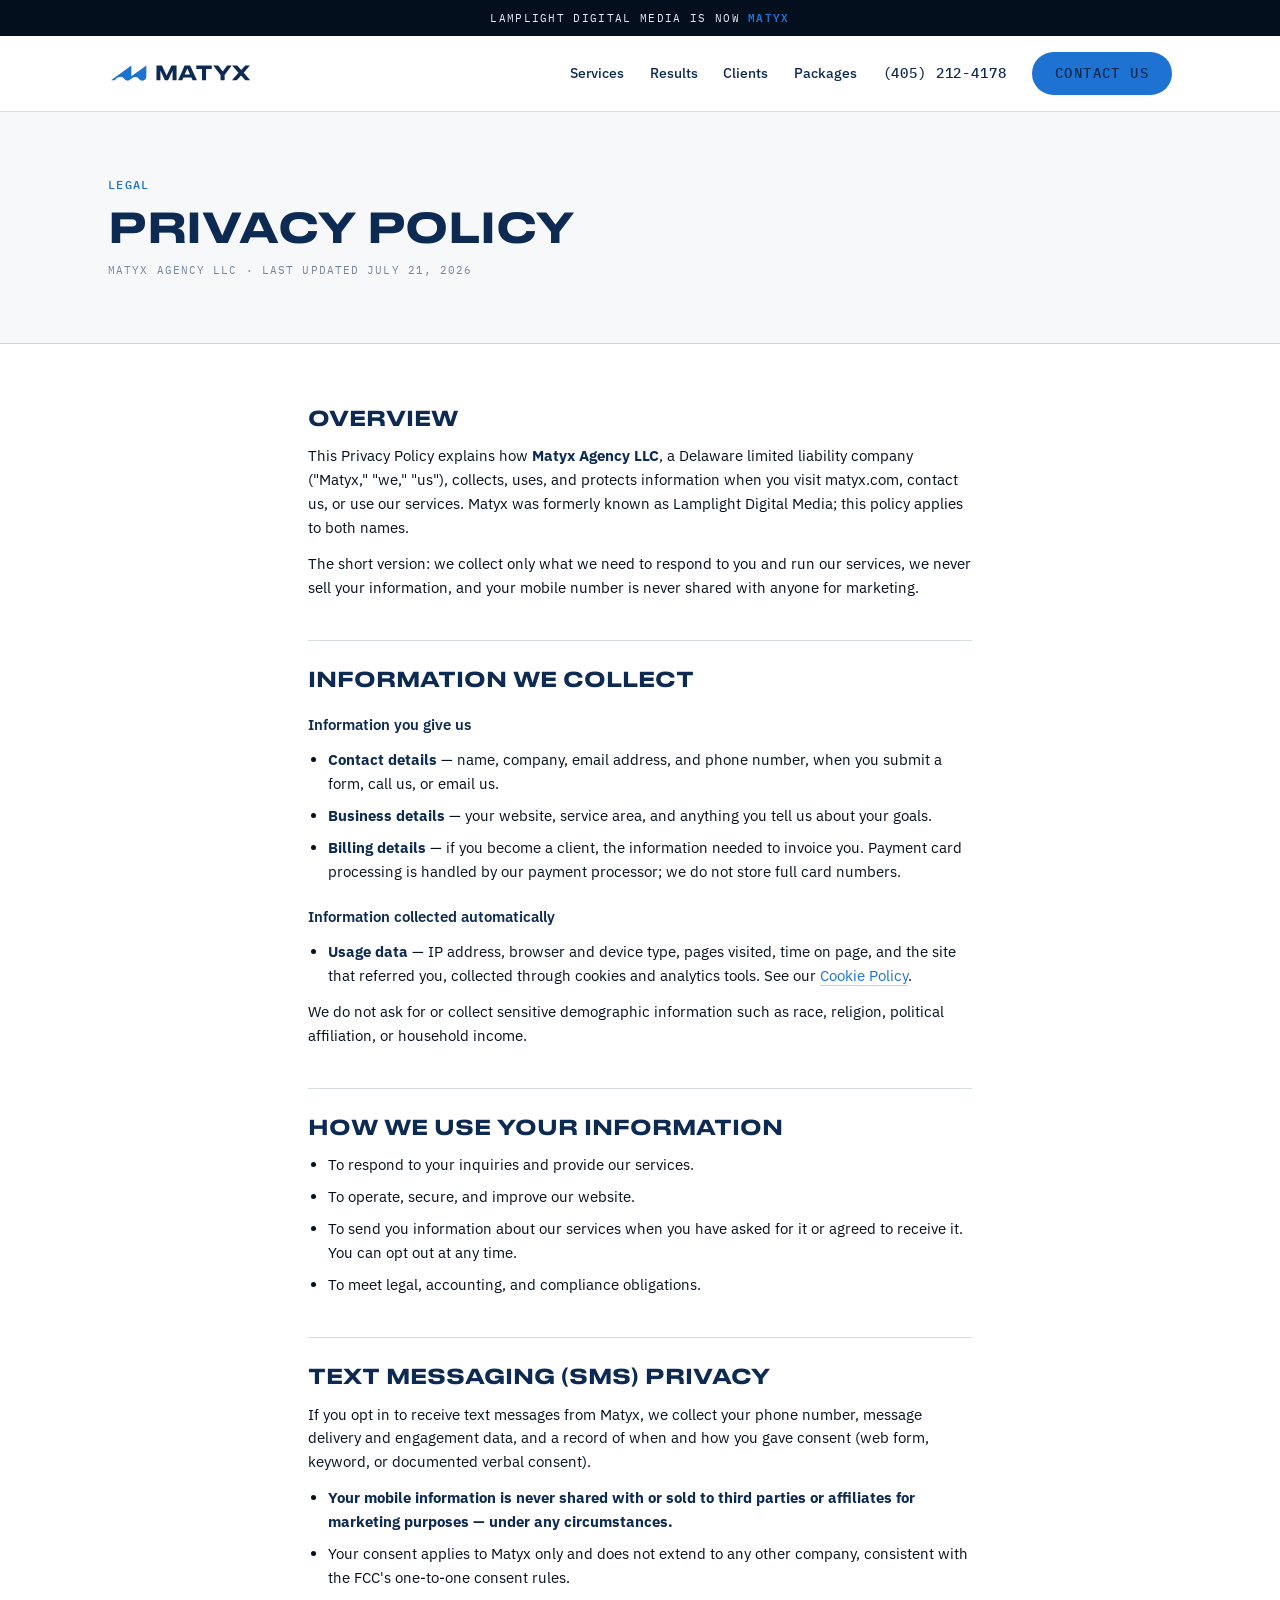
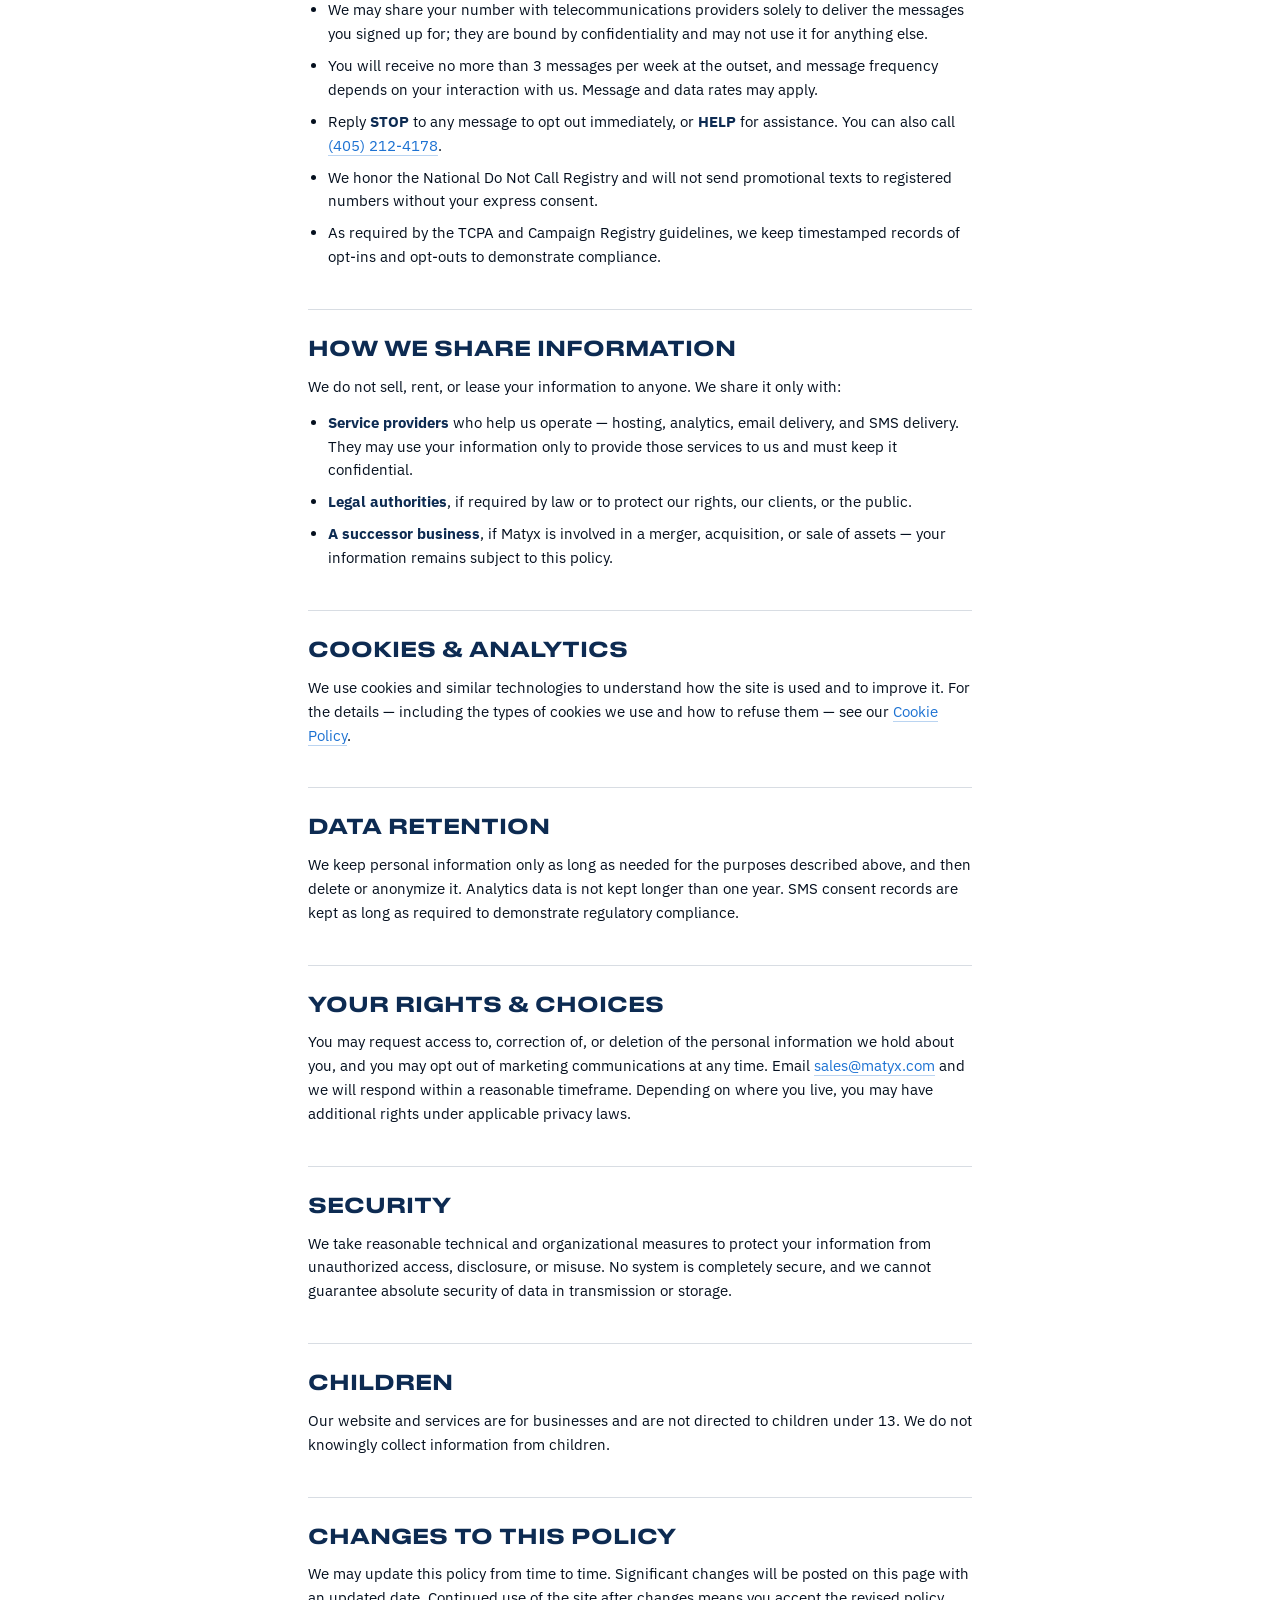
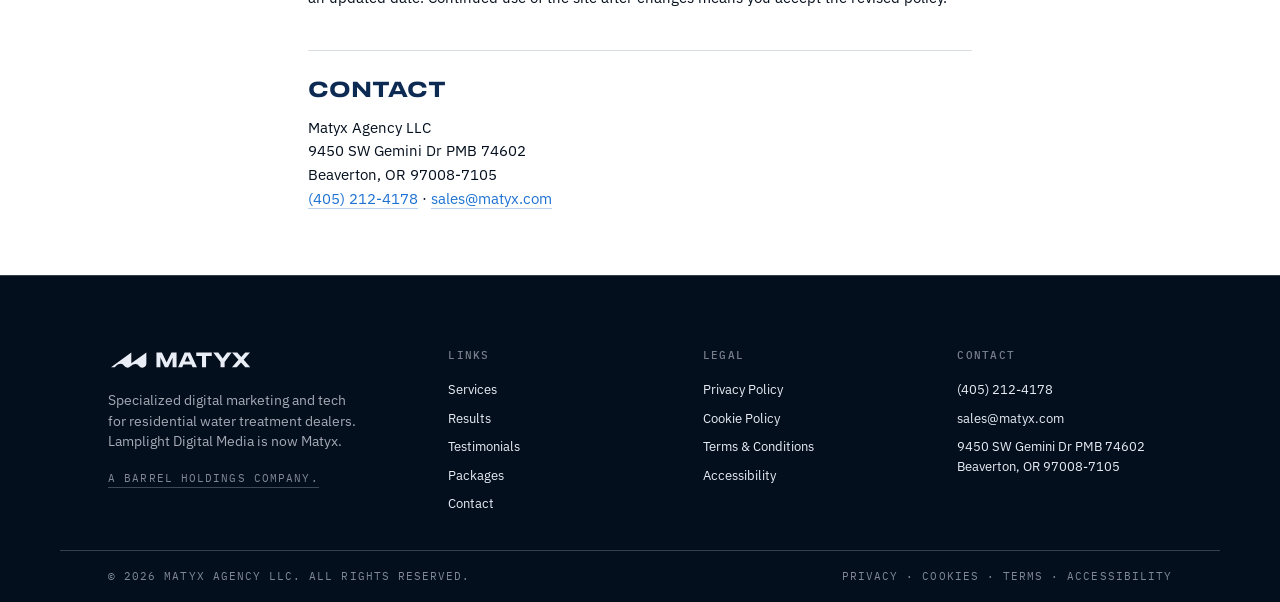
<file: privacy.html>
<!DOCTYPE html>
<html lang="en">
<head>
<meta charset="UTF-8">
<meta name="viewport" content="width=device-width, initial-scale=1.0">
<title>Privacy Policy — Matyx</title>
<meta name="description" content="How Matyx Agency LLC collects, uses, and protects your information.">
<link rel="canonical" href="https://peterkang34.github.io/matyx-landing-page/privacy.html">
<meta name="theme-color" content="#0D2B52">
<meta property="og:type" content="website">
<meta property="og:site_name" content="Matyx">
<meta property="og:title" content="Privacy Policy — Matyx">
<meta property="og:description" content="How Matyx Agency LLC collects, uses, and protects your information.">
<meta property="og:url" content="https://peterkang34.github.io/matyx-landing-page/privacy.html">
<meta property="og:image" content="https://peterkang34.github.io/matyx-landing-page/assets/imagery/mom-daughter-green-island.jpg">
<meta name="twitter:card" content="summary_large_image">
<link rel="icon" type="image/svg+xml" href="assets/logos/icon.svg">
<link rel="preconnect" href="https://fonts.googleapis.com">
<link rel="preconnect" href="https://fonts.gstatic.com" crossorigin>
<link href="https://fonts.googleapis.com/css2?family=IBM+Plex+Sans:wght@400;500;600;700&family=IBM+Plex+Mono:wght@400;500;600&display=swap" rel="stylesheet">
<link rel="stylesheet" href="assets/site.css">
</head>
<body>
<!-- VET: legal draft modernized from the Lamplight policies — have an attorney review before launch -->

<div class="announce">Lamplight Digital Media is now <em>Matyx</em></div>

<header class="nav">
  <input type="checkbox" id="navToggle" class="nav-toggle">
  <div class="nav-inner">
    <a class="nav-logo" href="index.html" aria-label="Matyx home"><img src="assets/logos/logo-primary.svg" alt="Matyx"></a>
    <nav class="nav-links" aria-label="Primary">
      <a href="index.html#services">Services</a>
      <a href="index.html#work">Results</a>
      <a href="index.html#testimonials">Clients</a>
      <a href="index.html#packages">Packages</a>
      <a class="nav-phone" href="tel:+14052124178">(405) 212-4178</a>
      <a class="btn btn-blue" href="contact.html">Contact Us</a>
    </nav>
    <label for="navToggle" class="nav-burger" aria-label="Toggle menu"><span></span><span></span><span></span></label>
  </div>
  <nav class="nav-menu" aria-label="Mobile">
    <a href="index.html#services">Services</a>
    <a href="index.html#work">Results</a>
    <a href="index.html#testimonials">Clients</a>
    <a href="index.html#packages">Packages</a>
    <a href="contact.html">Contact</a>
    <a href="tel:+14052124178">Call (405) 212-4178</a>
  </nav>
</header>

<section class="legal-head">
  <div class="wrap legal-head-inner">
    <span class="eyebrow">Legal</span>
    <h1 class="display legal-h1">Privacy Policy</h1>
    <p class="legal-updated">Matyx Agency LLC &middot; Last updated July 21, 2026</p>
  </div>
</section>

<div class="wrap legal-body">
  <h2>Overview</h2>
  <p>This Privacy Policy explains how <strong>Matyx Agency LLC</strong>, a Delaware limited liability company ("Matyx," "we," "us"), collects, uses, and protects information when you visit matyx.com, contact us, or use our services. Matyx was formerly known as Lamplight Digital Media; this policy applies to both names.</p>
  <p>The short version: we collect only what we need to respond to you and run our services, we never sell your information, and your mobile number is never shared with anyone for marketing.</p>

  <h2>Information we collect</h2>
  <h3>Information you give us</h3>
  <ul>
    <li><strong>Contact details</strong> — name, company, email address, and phone number, when you submit a form, call us, or email us.</li>
    <li><strong>Business details</strong> — your website, service area, and anything you tell us about your goals.</li>
    <li><strong>Billing details</strong> — if you become a client, the information needed to invoice you. Payment card processing is handled by our payment processor; we do not store full card numbers.</li>
  </ul>
  <h3>Information collected automatically</h3>
  <ul>
    <li><strong>Usage data</strong> — IP address, browser and device type, pages visited, time on page, and the site that referred you, collected through cookies and analytics tools. See our <a href="cookies.html">Cookie Policy</a>.</li>
  </ul>
  <p>We do not ask for or collect sensitive demographic information such as race, religion, political affiliation, or household income.</p>

  <h2>How we use your information</h2>
  <ul>
    <li>To respond to your inquiries and provide our services.</li>
    <li>To operate, secure, and improve our website.</li>
    <li>To send you information about our services when you have asked for it or agreed to receive it. You can opt out at any time.</li>
    <li>To meet legal, accounting, and compliance obligations.</li>
  </ul>

  <h2>Text messaging (SMS) privacy</h2>
  <p>If you opt in to receive text messages from Matyx, we collect your phone number, message delivery and engagement data, and a record of when and how you gave consent (web form, keyword, or documented verbal consent).</p>
  <ul>
    <li><strong>Your mobile information is never shared with or sold to third parties or affiliates for marketing purposes — under any circumstances.</strong></li>
    <li>Your consent applies to Matyx only and does not extend to any other company, consistent with the FCC's one-to-one consent rules.</li>
    <li>We may share your number with telecommunications providers solely to deliver the messages you signed up for; they are bound by confidentiality and may not use it for anything else.</li>
    <li>You will receive no more than 3 messages per week at the outset, and message frequency depends on your interaction with us. Message and data rates may apply.</li>
    <li>Reply <strong>STOP</strong> to any message to opt out immediately, or <strong>HELP</strong> for assistance. You can also call <a href="tel:+14052124178">(405) 212-4178</a>.</li>
    <li>We honor the National Do Not Call Registry and will not send promotional texts to registered numbers without your express consent.</li>
    <li>As required by the TCPA and Campaign Registry guidelines, we keep timestamped records of opt-ins and opt-outs to demonstrate compliance.</li>
  </ul>

  <h2>How we share information</h2>
  <p>We do not sell, rent, or lease your information to anyone. We share it only with:</p>
  <ul>
    <li><strong>Service providers</strong> who help us operate — hosting, analytics, email delivery, and SMS delivery. They may use your information only to provide those services to us and must keep it confidential.</li>
    <li><strong>Legal authorities</strong>, if required by law or to protect our rights, our clients, or the public.</li>
    <li><strong>A successor business</strong>, if Matyx is involved in a merger, acquisition, or sale of assets — your information remains subject to this policy.</li>
  </ul>

  <h2>Cookies &amp; analytics</h2>
  <p>We use cookies and similar technologies to understand how the site is used and to improve it. For the details — including the types of cookies we use and how to refuse them — see our <a href="cookies.html">Cookie Policy</a>.</p>

  <h2>Data retention</h2>
  <p>We keep personal information only as long as needed for the purposes described above, and then delete or anonymize it. Analytics data is not kept longer than one year. SMS consent records are kept as long as required to demonstrate regulatory compliance.</p>

  <h2>Your rights &amp; choices</h2>
  <p>You may request access to, correction of, or deletion of the personal information we hold about you, and you may opt out of marketing communications at any time. Email <a href="mailto:sales@matyx.com">sales@matyx.com</a> and we will respond within a reasonable timeframe. Depending on where you live, you may have additional rights under applicable privacy laws.</p>

  <h2>Security</h2>
  <p>We take reasonable technical and organizational measures to protect your information from unauthorized access, disclosure, or misuse. No system is completely secure, and we cannot guarantee absolute security of data in transmission or storage.</p>

  <h2>Children</h2>
  <p>Our website and services are for businesses and are not directed to children under 13. We do not knowingly collect information from children.</p>

  <h2>Changes to this policy</h2>
  <p>We may update this policy from time to time. Significant changes will be posted on this page with an updated date. Continued use of the site after changes means you accept the revised policy.</p>

  <h2>Contact</h2>
  <p>Matyx Agency LLC<br>9450 SW Gemini Dr PMB 74602<br>Beaverton, OR 97008-7105<br><a href="tel:+14052124178">(405) 212-4178</a> &middot; <a href="mailto:sales@matyx.com">sales@matyx.com</a></p>
</div>

<footer class="footer">
  <div class="wrap footer-inner">
    <div class="footer-brand">
      <img src="assets/logos/logo-ice.svg" alt="Matyx">
      <p>Specialized digital marketing and tech for residential water treatment dealers. Lamplight Digital Media is now Matyx.</p>
      <p class="footer-holdco"><a href="https://barrel-holdings.com" target="_blank" rel="noopener">A Barrel Holdings company.</a></p>
    </div>
    <div>
      <h4>Links</h4>
      <ul>
        <li><a href="index.html#services">Services</a></li>
        <li><a href="index.html#work">Results</a></li>
        <li><a href="index.html#testimonials">Testimonials</a></li>
        <li><a href="index.html#packages">Packages</a></li>
        <li><a href="contact.html">Contact</a></li>
      </ul>
    </div>
    <div>
      <h4>Legal</h4>
      <ul>
        <li><a href="privacy.html">Privacy Policy</a></li>
        <li><a href="cookies.html">Cookie Policy</a></li>
        <li><a href="terms.html">Terms &amp; Conditions</a></li>
        <li><a href="accessibility.html">Accessibility</a></li>
      </ul>
    </div>
    <div>
      <h4>Contact</h4>
      <ul>
        <li><a href="tel:+14052124178">(405) 212-4178</a></li>
        <li><a href="mailto:sales@matyx.com">sales@matyx.com</a></li>
        <li>9450 SW Gemini Dr PMB 74602<br>Beaverton, OR 97008-7105</li>
      </ul>
    </div>
  </div>
  <div class="wrap footer-bottom">
    <span>© 2026 Matyx Agency LLC. All rights reserved.</span>
    <span><a href="privacy.html">Privacy</a> &middot; <a href="cookies.html">Cookies</a> &middot; <a href="terms.html">Terms</a> &middot; <a href="accessibility.html">Accessibility</a></span>
  </div>
</footer>

<a class="call-bar" href="tel:+14052124178">Call (405) 212-4178</a>
</body>
</html>
</file>
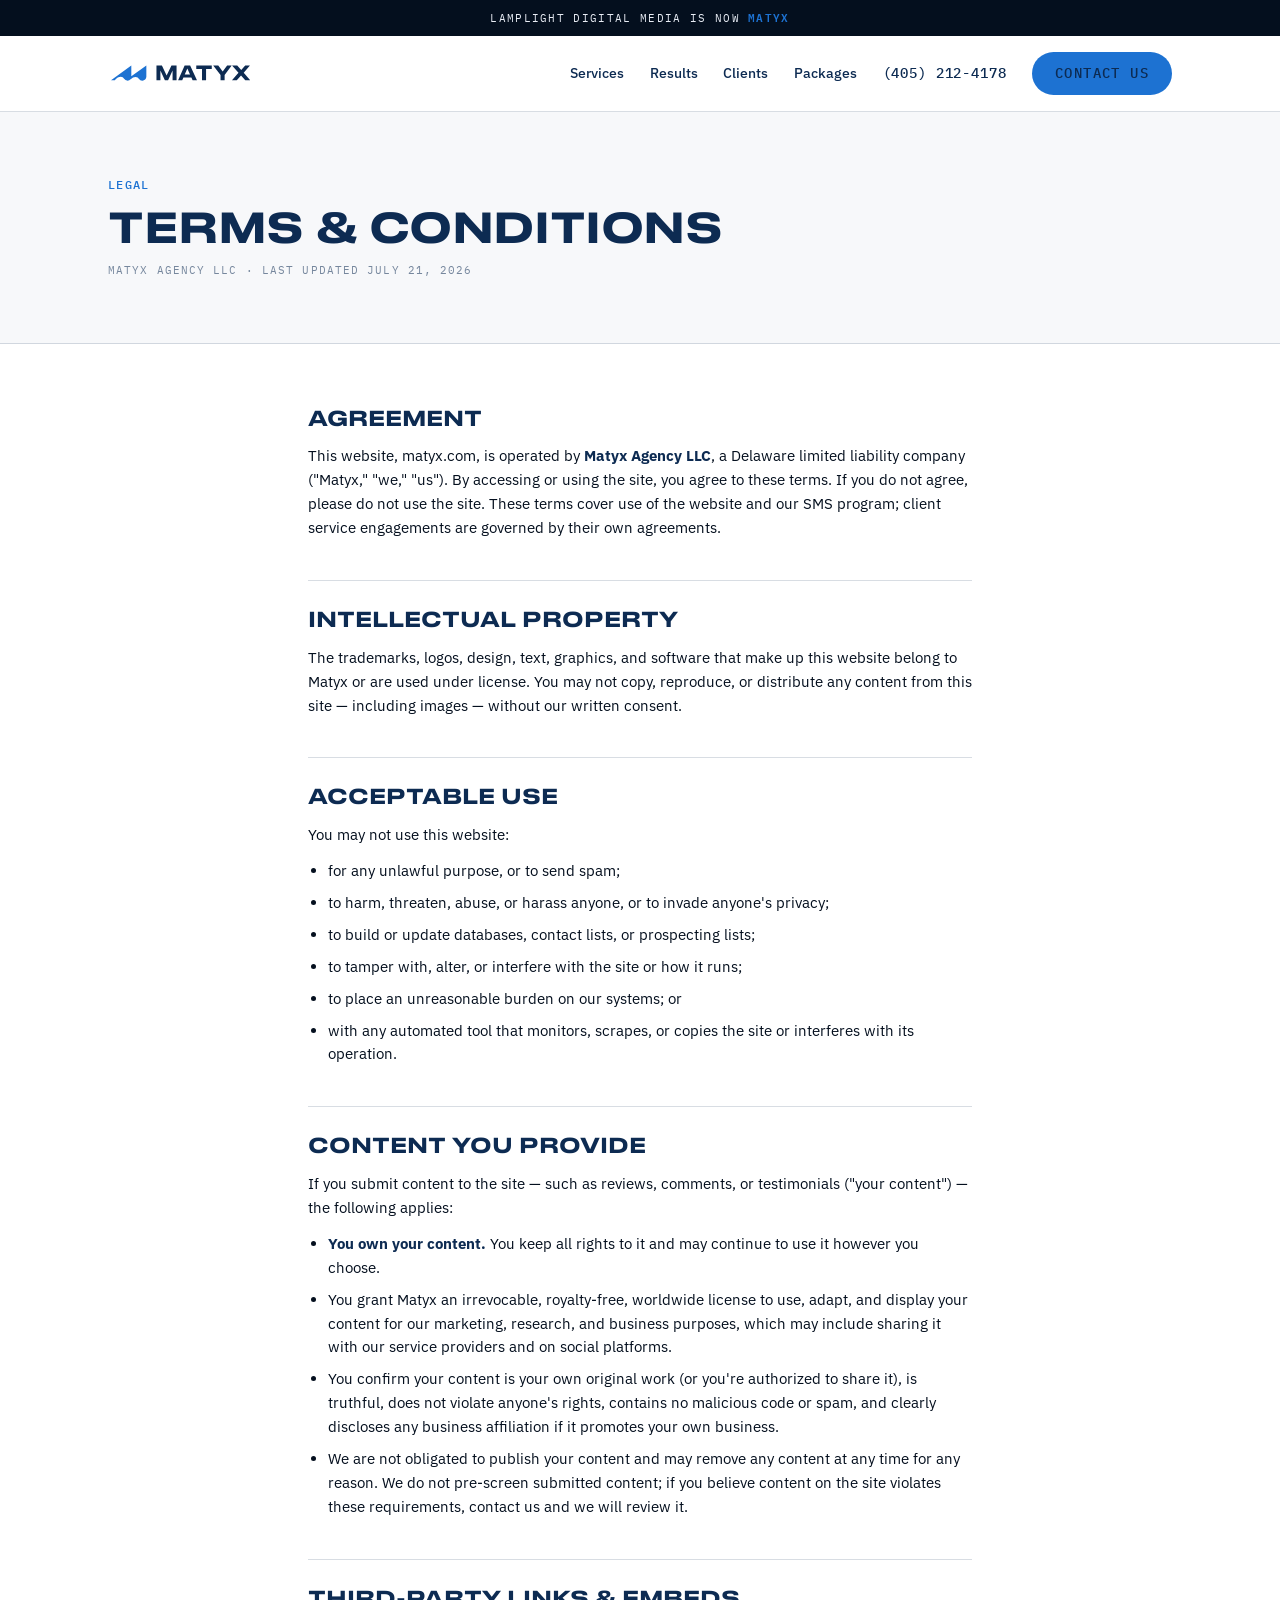
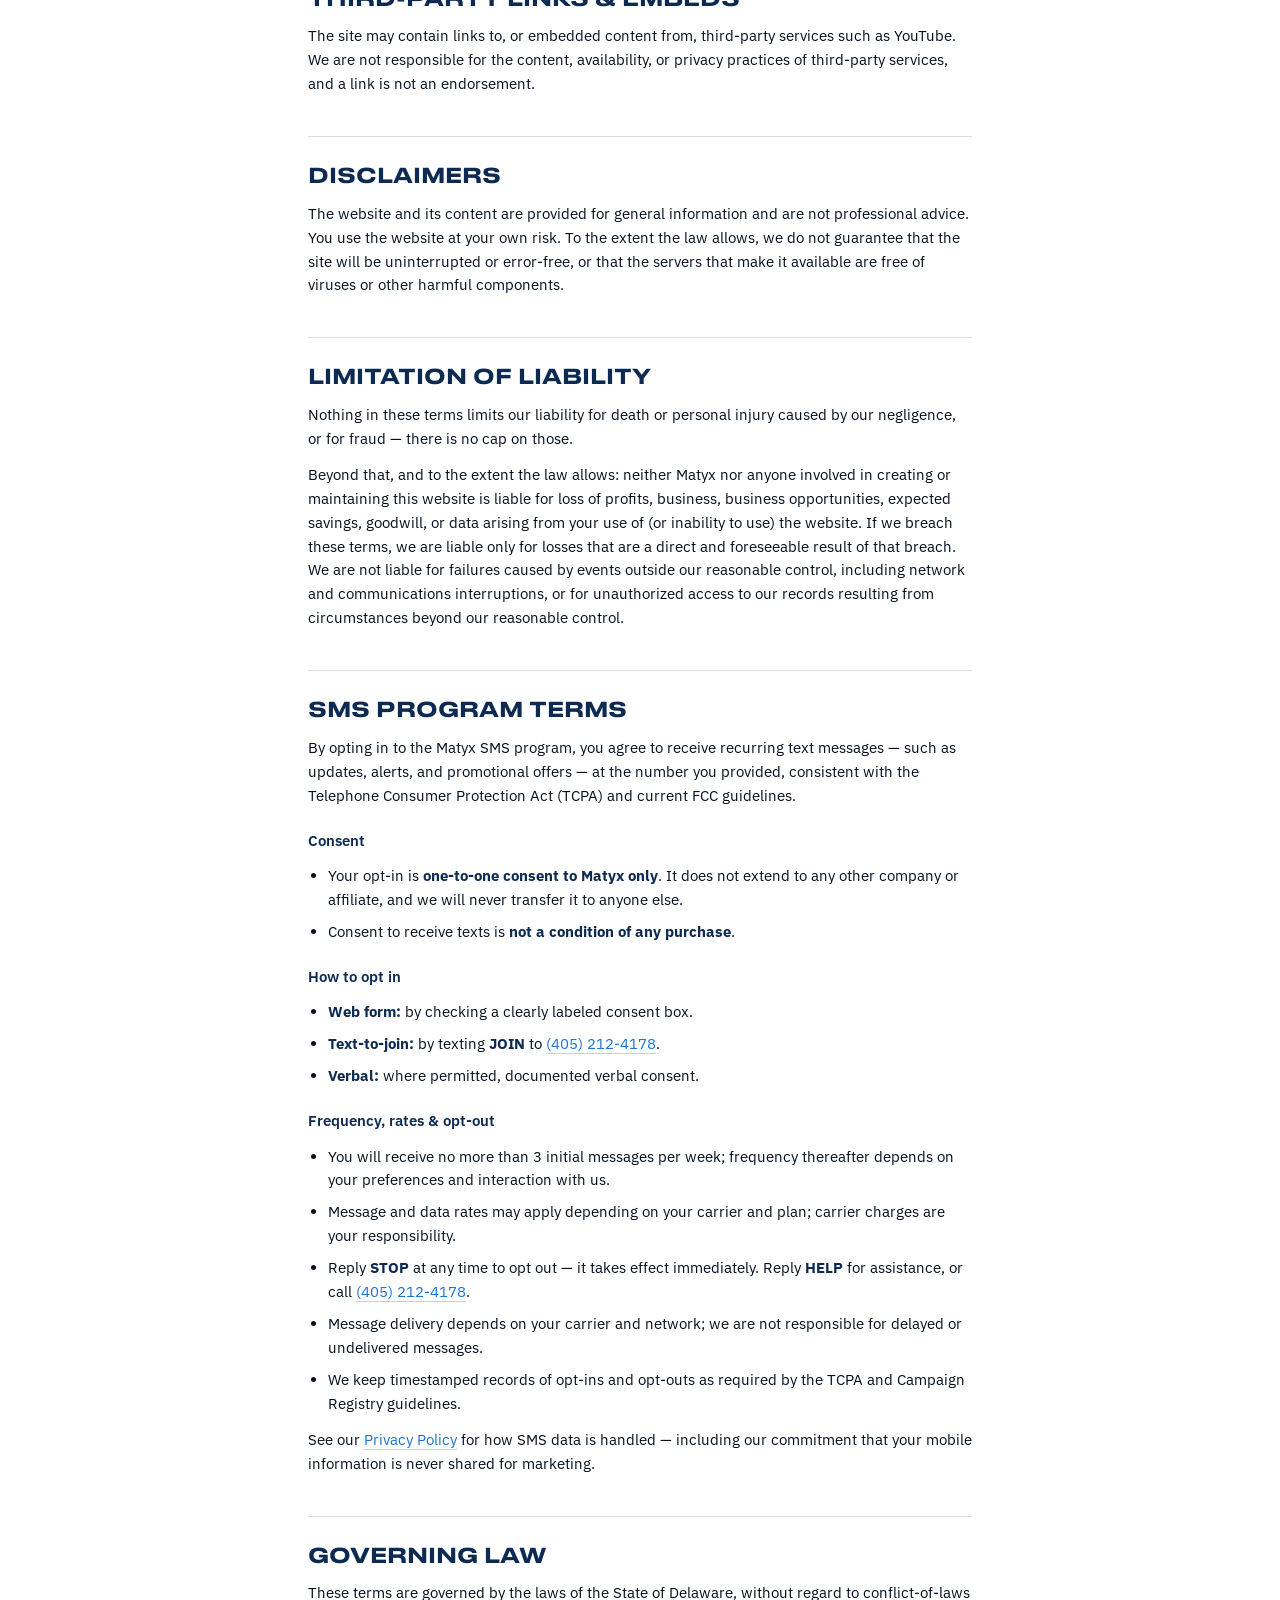
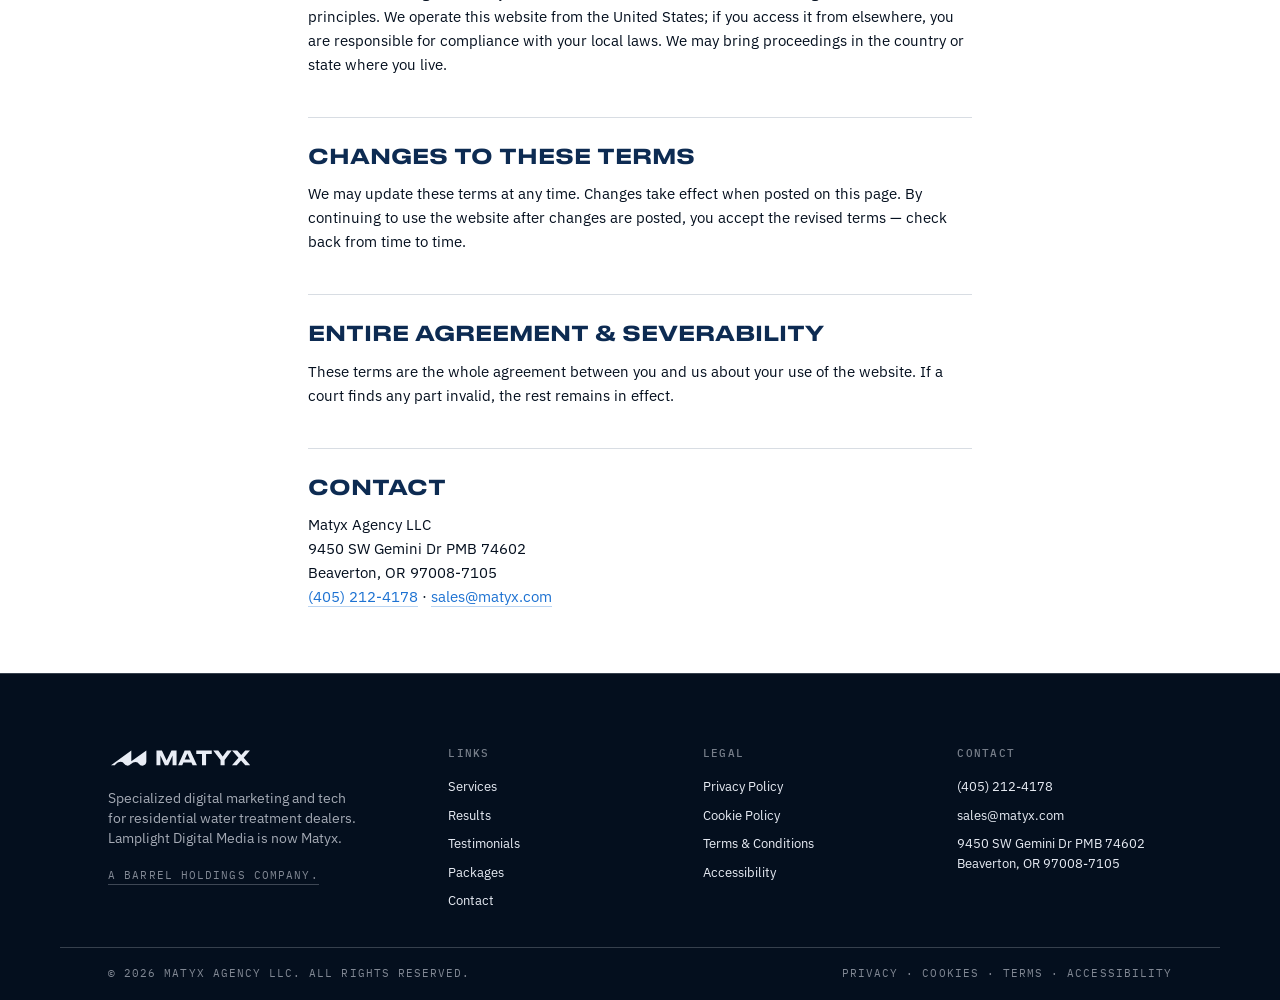
<file: terms.html>
<!DOCTYPE html>
<html lang="en">
<head>
<meta charset="UTF-8">
<meta name="viewport" content="width=device-width, initial-scale=1.0">
<title>Terms &amp; Conditions — Matyx</title>
<meta name="description" content="Terms and conditions for using matyx.com and the Matyx SMS program.">
<link rel="canonical" href="https://peterkang34.github.io/matyx-landing-page/terms.html">
<meta name="theme-color" content="#0D2B52">
<meta property="og:type" content="website">
<meta property="og:site_name" content="Matyx">
<meta property="og:title" content="Terms &amp; Conditions — Matyx">
<meta property="og:description" content="Terms and conditions for using matyx.com and the Matyx SMS program.">
<meta property="og:url" content="https://peterkang34.github.io/matyx-landing-page/terms.html">
<meta property="og:image" content="https://peterkang34.github.io/matyx-landing-page/assets/imagery/mom-daughter-green-island.jpg">
<meta name="twitter:card" content="summary_large_image">
<link rel="icon" type="image/svg+xml" href="assets/logos/icon.svg">
<link rel="preconnect" href="https://fonts.googleapis.com">
<link rel="preconnect" href="https://fonts.gstatic.com" crossorigin>
<link href="https://fonts.googleapis.com/css2?family=IBM+Plex+Sans:wght@400;500;600;700&family=IBM+Plex+Mono:wght@400;500;600&display=swap" rel="stylesheet">
<link rel="stylesheet" href="assets/site.css">
</head>
<body>
<!-- VET: legal draft modernized from the Lamplight policies — have an attorney review before launch.
     Governing law: Delaware (state of formation, per owner). -->

<div class="announce">Lamplight Digital Media is now <em>Matyx</em></div>

<header class="nav">
  <input type="checkbox" id="navToggle" class="nav-toggle">
  <div class="nav-inner">
    <a class="nav-logo" href="index.html" aria-label="Matyx home"><img src="assets/logos/logo-primary.svg" alt="Matyx"></a>
    <nav class="nav-links" aria-label="Primary">
      <a href="index.html#services">Services</a>
      <a href="index.html#work">Results</a>
      <a href="index.html#testimonials">Clients</a>
      <a href="index.html#packages">Packages</a>
      <a class="nav-phone" href="tel:+14052124178">(405) 212-4178</a>
      <a class="btn btn-blue" href="contact.html">Contact Us</a>
    </nav>
    <label for="navToggle" class="nav-burger" aria-label="Toggle menu"><span></span><span></span><span></span></label>
  </div>
  <nav class="nav-menu" aria-label="Mobile">
    <a href="index.html#services">Services</a>
    <a href="index.html#work">Results</a>
    <a href="index.html#testimonials">Clients</a>
    <a href="index.html#packages">Packages</a>
    <a href="contact.html">Contact</a>
    <a href="tel:+14052124178">Call (405) 212-4178</a>
  </nav>
</header>

<section class="legal-head">
  <div class="wrap legal-head-inner">
    <span class="eyebrow">Legal</span>
    <h1 class="display legal-h1">Terms &amp; Conditions</h1>
    <p class="legal-updated">Matyx Agency LLC &middot; Last updated July 21, 2026</p>
  </div>
</section>

<div class="wrap legal-body">
  <h2>Agreement</h2>
  <p>This website, matyx.com, is operated by <strong>Matyx Agency LLC</strong>, a Delaware limited liability company ("Matyx," "we," "us"). By accessing or using the site, you agree to these terms. If you do not agree, please do not use the site. These terms cover use of the website and our SMS program; client service engagements are governed by their own agreements.</p>

  <h2>Intellectual property</h2>
  <p>The trademarks, logos, design, text, graphics, and software that make up this website belong to Matyx or are used under license. You may not copy, reproduce, or distribute any content from this site — including images — without our written consent.</p>

  <h2>Acceptable use</h2>
  <p>You may not use this website:</p>
  <ul>
    <li>for any unlawful purpose, or to send spam;</li>
    <li>to harm, threaten, abuse, or harass anyone, or to invade anyone's privacy;</li>
    <li>to build or update databases, contact lists, or prospecting lists;</li>
    <li>to tamper with, alter, or interfere with the site or how it runs;</li>
    <li>to place an unreasonable burden on our systems; or</li>
    <li>with any automated tool that monitors, scrapes, or copies the site or interferes with its operation.</li>
  </ul>

  <h2>Content you provide</h2>
  <p>If you submit content to the site — such as reviews, comments, or testimonials ("your content") — the following applies:</p>
  <ul>
    <li><strong>You own your content.</strong> You keep all rights to it and may continue to use it however you choose.</li>
    <li>You grant Matyx an irrevocable, royalty-free, worldwide license to use, adapt, and display your content for our marketing, research, and business purposes, which may include sharing it with our service providers and on social platforms.</li>
    <li>You confirm your content is your own original work (or you're authorized to share it), is truthful, does not violate anyone's rights, contains no malicious code or spam, and clearly discloses any business affiliation if it promotes your own business.</li>
    <li>We are not obligated to publish your content and may remove any content at any time for any reason. We do not pre-screen submitted content; if you believe content on the site violates these requirements, contact us and we will review it.</li>
  </ul>

  <h2>Third-party links &amp; embeds</h2>
  <p>The site may contain links to, or embedded content from, third-party services such as YouTube. We are not responsible for the content, availability, or privacy practices of third-party services, and a link is not an endorsement.</p>

  <h2>Disclaimers</h2>
  <p>The website and its content are provided for general information and are not professional advice. You use the website at your own risk. To the extent the law allows, we do not guarantee that the site will be uninterrupted or error-free, or that the servers that make it available are free of viruses or other harmful components.</p>

  <h2>Limitation of liability</h2>
  <p>Nothing in these terms limits our liability for death or personal injury caused by our negligence, or for fraud — there is no cap on those.</p>
  <p>Beyond that, and to the extent the law allows: neither Matyx nor anyone involved in creating or maintaining this website is liable for loss of profits, business, business opportunities, expected savings, goodwill, or data arising from your use of (or inability to use) the website. If we breach these terms, we are liable only for losses that are a direct and foreseeable result of that breach. We are not liable for failures caused by events outside our reasonable control, including network and communications interruptions, or for unauthorized access to our records resulting from circumstances beyond our reasonable control.</p>

  <h2>SMS program terms</h2>
  <p>By opting in to the Matyx SMS program, you agree to receive recurring text messages — such as updates, alerts, and promotional offers — at the number you provided, consistent with the Telephone Consumer Protection Act (TCPA) and current FCC guidelines.</p>
  <h3>Consent</h3>
  <ul>
    <li>Your opt-in is <strong>one-to-one consent to Matyx only</strong>. It does not extend to any other company or affiliate, and we will never transfer it to anyone else.</li>
    <li>Consent to receive texts is <strong>not a condition of any purchase</strong>.</li>
  </ul>
  <h3>How to opt in</h3>
  <ul>
    <li><strong>Web form:</strong> by checking a clearly labeled consent box.</li>
    <li><strong>Text-to-join:</strong> by texting <strong>JOIN</strong> to <a href="tel:+14052124178">(405) 212-4178</a>.</li>
    <li><strong>Verbal:</strong> where permitted, documented verbal consent.</li>
  </ul>
  <h3>Frequency, rates &amp; opt-out</h3>
  <ul>
    <li>You will receive no more than 3 initial messages per week; frequency thereafter depends on your preferences and interaction with us.</li>
    <li>Message and data rates may apply depending on your carrier and plan; carrier charges are your responsibility.</li>
    <li>Reply <strong>STOP</strong> at any time to opt out — it takes effect immediately. Reply <strong>HELP</strong> for assistance, or call <a href="tel:+14052124178">(405) 212-4178</a>.</li>
    <li>Message delivery depends on your carrier and network; we are not responsible for delayed or undelivered messages.</li>
    <li>We keep timestamped records of opt-ins and opt-outs as required by the TCPA and Campaign Registry guidelines.</li>
  </ul>
  <p>See our <a href="privacy.html">Privacy Policy</a> for how SMS data is handled — including our commitment that your mobile information is never shared for marketing.</p>

  <h2>Governing law</h2>
  <p>These terms are governed by the laws of the State of Delaware, without regard to conflict-of-laws principles. We operate this website from the United States; if you access it from elsewhere, you are responsible for compliance with your local laws. We may bring proceedings in the country or state where you live.</p>

  <h2>Changes to these terms</h2>
  <p>We may update these terms at any time. Changes take effect when posted on this page. By continuing to use the website after changes are posted, you accept the revised terms — check back from time to time.</p>

  <h2>Entire agreement &amp; severability</h2>
  <p>These terms are the whole agreement between you and us about your use of the website. If a court finds any part invalid, the rest remains in effect.</p>

  <h2>Contact</h2>
  <p>Matyx Agency LLC<br>9450 SW Gemini Dr PMB 74602<br>Beaverton, OR 97008-7105<br><a href="tel:+14052124178">(405) 212-4178</a> &middot; <a href="mailto:sales@matyx.com">sales@matyx.com</a></p>
</div>

<footer class="footer">
  <div class="wrap footer-inner">
    <div class="footer-brand">
      <img src="assets/logos/logo-ice.svg" alt="Matyx">
      <p>Specialized digital marketing and tech for residential water treatment dealers. Lamplight Digital Media is now Matyx.</p>
      <p class="footer-holdco"><a href="https://barrel-holdings.com" target="_blank" rel="noopener">A Barrel Holdings company.</a></p>
    </div>
    <div>
      <h4>Links</h4>
      <ul>
        <li><a href="index.html#services">Services</a></li>
        <li><a href="index.html#work">Results</a></li>
        <li><a href="index.html#testimonials">Testimonials</a></li>
        <li><a href="index.html#packages">Packages</a></li>
        <li><a href="contact.html">Contact</a></li>
      </ul>
    </div>
    <div>
      <h4>Legal</h4>
      <ul>
        <li><a href="privacy.html">Privacy Policy</a></li>
        <li><a href="cookies.html">Cookie Policy</a></li>
        <li><a href="terms.html">Terms &amp; Conditions</a></li>
        <li><a href="accessibility.html">Accessibility</a></li>
      </ul>
    </div>
    <div>
      <h4>Contact</h4>
      <ul>
        <li><a href="tel:+14052124178">(405) 212-4178</a></li>
        <li><a href="mailto:sales@matyx.com">sales@matyx.com</a></li>
        <li>9450 SW Gemini Dr PMB 74602<br>Beaverton, OR 97008-7105</li>
      </ul>
    </div>
  </div>
  <div class="wrap footer-bottom">
    <span>© 2026 Matyx Agency LLC. All rights reserved.</span>
    <span><a href="privacy.html">Privacy</a> &middot; <a href="cookies.html">Cookies</a> &middot; <a href="terms.html">Terms</a> &middot; <a href="accessibility.html">Accessibility</a></span>
  </div>
</footer>

<a class="call-bar" href="tel:+14052124178">Call (405) 212-4178</a>
</body>
</html>
</file>
<file: assets/site.css>
/* ============================================================
   MATYX — brand tokens (MATYX-BRAND.md v1.0)
   ============================================================ */
@font-face {
  font-family: "Druk Text Wide";
  /* Licensed Commercial Type webfont (web license, matyx.com) */
  src: url("fonts/DrukTextWide-Medium-Web.woff2") format("woff2");
  font-weight: 500 800;
  font-display: swap;
}

:root {
  --matyx-blue: #1D72D2;
  --navy:       #0D2B52;
  --midnight:   #040F1E;
  --ice:        #E9EDF5;
  --off-white:  #F7F8FA;
  --white:      #FFFFFF;

  --font-display: "Druk Text Wide", "Archivo", system-ui, sans-serif;
  --font-body:    "IBM Plex Sans", system-ui, sans-serif;
  --font-mono:    "IBM Plex Mono", ui-monospace, monospace;

  --hairline-dark:  rgba(13, 43, 82, 0.16);
  --hairline-ice:   rgba(233, 237, 245, 0.22);

  --pad-x: clamp(20px, 4vw, 48px);
}

* { margin: 0; padding: 0; box-sizing: border-box; }
html { scroll-behavior: smooth; }
body {
  overflow-x: clip;
  font-family: var(--font-body);
  color: var(--midnight);
  background: var(--white);
  -webkit-font-smoothing: antialiased;
  line-height: 1.5;
}
img { display: block; max-width: 100%; }
a { color: inherit; text-decoration: none; }
::selection { background: var(--matyx-blue); color: var(--white); }

/* contained layout */
.wrap { max-width: 1160px; margin-inline: auto; padding-inline: var(--pad-x); }
.section { padding-block: clamp(64px, 8vw, 108px); }
.section-head { margin-bottom: clamp(32px, 4vw, 52px); }
.section-head .eyebrow { color: var(--matyx-blue); margin-bottom: 16px; display: block; }
.section-head p.sub { margin-top: 14px; max-width: 52ch; font-size: 15.5px; color: var(--navy); }

.display {
  font-family: var(--font-display);
  text-transform: uppercase;
  font-weight: 500;
  line-height: 1.0;
  letter-spacing: -0.01em;
}
h2.display { color: var(--navy); font-size: clamp(26px, 3.4vw, 46px); max-width: 22ch; }

.eyebrow {
  font-family: var(--font-mono);
  text-transform: uppercase;
  letter-spacing: 0.11em;
  font-size: 12px;
  font-weight: 500;
}

.btn {
  display: inline-flex;
  align-items: center;
  gap: 10px;
  font-family: var(--font-mono);
  font-size: 12px;
  font-weight: 600;
  letter-spacing: 0.1em;
  text-transform: uppercase;
  padding: 14px 28px;
  border-radius: 999px;
  border: 1px solid transparent;
  cursor: pointer;
  transition: background .22s ease, color .22s ease, border-color .22s ease;
  white-space: nowrap;
}
.btn-blue  { background: var(--matyx-blue); color: var(--white); }
.btn-blue:hover { background: var(--navy); }
.btn-outline-ice { border-color: rgba(233,237,245,.55); color: var(--ice); background: transparent; }
.btn-outline-ice:hover { background: var(--ice); color: var(--navy); border-color: var(--ice); }
.btn-outline-navy { border-color: rgba(13,43,82,.4); color: var(--navy); background: transparent; }
.btn-outline-navy:hover { background: var(--navy); color: var(--ice); border-color: var(--navy); }
.btn-white { background: var(--white); color: var(--navy); }
.btn-white:hover { background: var(--ice); }

.rv { opacity: 0; transform: translateY(20px); transition: opacity .6s cubic-bezier(.2,.65,.25,1), transform .6s cubic-bezier(.2,.65,.25,1); }
.rv.in { opacity: 1; transform: none; }
.rv-d1 { transition-delay: .07s; } .rv-d2 { transition-delay: .14s; } .rv-d3 { transition-delay: .21s; }
@media (prefers-reduced-motion: reduce) {
  .rv { opacity: 1; transform: none; transition: none; }
  html { scroll-behavior: auto; }
}

/* framed grid — the structured container device */
.frame { border: 1px solid var(--hairline-dark); }

/* ============================================================
   ANNOUNCEMENT + NAV
   ============================================================ */
.announce {
  background: var(--midnight);
  color: var(--ice);
  text-align: center;
  padding: 9px var(--pad-x);
  font-family: var(--font-mono);
  font-size: 11px;
  letter-spacing: .12em;
  text-transform: uppercase;
}
.announce em { font-style: normal; color: var(--matyx-blue); font-weight: 600; }

.nav {
  position: sticky;
  top: 0;
  z-index: 100;
  background: var(--white);
  border-bottom: 1px solid var(--hairline-dark);
}
.nav-inner {
  max-width: 1160px;
  margin-inline: auto;
  display: flex;
  align-items: center;
  justify-content: space-between;
  padding: 16px var(--pad-x);
  gap: 24px;
}
.nav-logo img { height: 24px; }
.nav-links { display: flex; align-items: center; gap: clamp(14px, 2vw, 30px); }
.nav-links a { font-size: 14px; font-weight: 500; color: var(--navy); position: relative; }
.nav-links a:not(.btn)::after {
  content: "";
  position: absolute; left: 0; bottom: -4px;
  width: 0; height: 1px;
  background: var(--matyx-blue);
  transition: width .25s ease;
}
.nav-links a:not(.btn):hover::after { width: 100%; }
.nav-links .btn { padding: 10px 22px; }
.nav-phone { font-family: var(--font-mono); font-size: 12px; letter-spacing: .06em; }
@media (max-width: 980px) { .nav-links a:not(.btn) { display: none; } }

/* ============================================================
   HERO — split: copy on solid ground, photo framed at right
   ============================================================ */
.hero { background: var(--white); border-bottom: 1px solid var(--hairline-dark); }
.hero-grid {
  display: grid;
  grid-template-columns: 1.2fr .8fr;
  gap: clamp(28px, 4vw, 52px);
  align-items: center;
  padding-block: clamp(56px, 7vw, 96px);
}
.hero-copy .eyebrow { color: var(--matyx-blue); margin-bottom: 22px; display: block; }
.hero-h1 { color: var(--navy); font-size: clamp(28px, 3.3vw, 47px); }
.hero-h1 span { display: block; }
.hero-h1 .accent { color: var(--matyx-blue); }
.hero-sub { margin-top: 22px; font-size: clamp(15px, 1.25vw, 17px); color: var(--midnight); max-width: 42ch; }
.hero-actions { margin-top: 32px; display: flex; gap: 14px; flex-wrap: wrap; }
.hero-trust { margin-top: 28px; font-family: var(--font-mono); font-size: 11px; letter-spacing: .1em; text-transform: uppercase; color: var(--navy); opacity: .65; }

.hero-media { position: relative; }
.hero-media .photo {
  border: 1px solid var(--hairline-dark);
  aspect-ratio: 4 / 4.6;
  overflow: hidden;
}
.hero-media .photo img { width: 100%; height: 100%; object-fit: cover; object-position: 65% 40%; }
.hero-media .plate {
  position: relative;
  margin-top: 0;
  background: var(--matyx-blue);
  border: 1px solid var(--hairline-dark);
  border-top: none;
  color: var(--white);
  display: flex;
  align-items: center;
  justify-content: space-between;
  gap: 16px;
  padding: 14px 20px;
  overflow: hidden;
}
.hero-media .plate::before {
  content: "";
  position: absolute; inset: 0;
  background: url("assets/imagery/water-shader.png") center/cover;
  mix-blend-mode: soft-light;
  opacity: .85;
}
.hero-media .plate > * { position: relative; }
.hero-media .plate .eyebrow { color: var(--white); font-size: 10.5px; }
.hero-media .plate img { height: 18px; }
@media (max-width: 900px) {
  .hero-grid { grid-template-columns: 1fr; }
  .hero-media .photo { aspect-ratio: 16 / 10; }
}

/* hero notification toasts */
.toast {
  position: absolute;
  display: flex;
  align-items: center;
  gap: 10px;
  background: var(--white);
  border: 1px solid var(--hairline-dark);
  padding: 11px 16px;
  max-width: 240px;
}
.toast strong { display: block; font-size: 12.5px; font-weight: 600; color: var(--navy); line-height: 1.3; }
.toast span { font-family: var(--font-mono); font-size: 9px; letter-spacing: .08em; text-transform: uppercase; color: var(--navy); opacity: .55; }
.t-dot { flex: none; width: 8px; height: 8px; border-radius: 50%; background: var(--matyx-blue); }
.toast-1 { left: -34px; top: 14%; animation: toastFloat 5s ease-in-out infinite; }
.toast-2 { right: -18px; bottom: 16%; animation: toastFloat 5s ease-in-out 2.5s infinite; }
@keyframes toastFloat { 0%,100% { transform: translateY(0); } 50% { transform: translateY(-7px); } }
@media (prefers-reduced-motion: reduce) { .toast-1, .toast-2 { animation: none; } }
@media (max-width: 900px) {
  .toast-1 { left: 12px; }
  .toast-2 { right: 12px; }
}

/* ============================================================
   CLIENT LOGOS — quiet, framed strip
   ============================================================ */
.clients { border-bottom: 1px solid var(--hairline-dark); background: var(--off-white); }
.clients-inner { padding-block: 34px; }
.clients-label { text-align: center; margin-bottom: 22px; }
.clients-label .eyebrow { color: var(--navy); opacity: .6; font-size: 11px; }
.logo-row {
  display: flex;
  align-items: center;
  justify-content: center;
  flex-wrap: wrap;
  gap: clamp(24px, 4vw, 52px);
}
.logo-row img {
  height: 40px;
  width: auto;
  max-width: 128px;
  object-fit: contain;
  filter: grayscale(1) brightness(.55) opacity(.55);
  transition: filter .25s ease;
}
.logo-row img:hover { filter: none; }
.clients-networks {
  margin-top: 20px;
  text-align: center;
  font-family: var(--font-mono);
  font-size: 11px;
  letter-spacing: .1em;
  text-transform: uppercase;
  color: var(--navy);
  opacity: .65;
}

/* ============================================================
   DATA / DASHBOARD
   ============================================================ */
.data-grid {
  display: grid;
  grid-template-columns: 1.1fr .9fr;
  gap: clamp(32px, 5vw, 72px);
  align-items: center;
}
.data-copy p { margin-top: 14px; max-width: 48ch; font-size: 15.5px; color: var(--midnight); }
.data-points {
  margin-top: 24px;
  list-style: none;
  border-top: 1px solid var(--hairline-dark);
  display: grid;
}
.data-points li {
  padding: 11px 0;
  border-bottom: 1px solid var(--hairline-dark);
  font-size: 14px;
  color: var(--navy);
  display: flex;
  align-items: baseline;
  gap: 12px;
}
.data-points li::before { content: "→"; color: var(--matyx-blue); font-family: var(--font-mono); font-size: 12px; }
.data-shot { border: 1px solid var(--hairline-dark); background: var(--off-white); padding: 18px 18px 0; max-width: 420px; justify-self: end; }
.data-shot img { width: 100%; border: 1px solid var(--hairline-dark); border-bottom: none; }
.data-shot figcaption { display: block; padding: 12px 2px; font-size: 10px; color: var(--navy); opacity: .6; }
@media (max-width: 900px) {
  .data-grid { grid-template-columns: 1fr; }
  .data-shot { justify-self: start; }
}

/* ============================================================
   MARKET SCAN
   ============================================================ */
.scan-section { background: var(--off-white); border-top: 1px solid var(--hairline-dark); }
.scan-grid {
  display: grid;
  grid-template-columns: .9fr 1.1fr;
  gap: clamp(32px, 5vw, 72px);
  align-items: center;
}
.scan-copy p { margin-top: 14px; max-width: 48ch; font-size: 15.5px; color: var(--midnight); }
.scan-shot { border: 1px solid var(--hairline-dark); background: var(--white); padding: 18px 18px 0; }
.scan-shot img { width: 100%; border: 1px solid var(--hairline-dark); border-bottom: none; }
.scan-shot figcaption { display: block; padding: 12px 2px; font-size: 10px; color: var(--navy); opacity: .6; }
@media (max-width: 900px) {
  .scan-grid { grid-template-columns: 1fr; }
  .scan-shot { order: 2; }
}

/* ============================================================
   COMPARISON
   ============================================================ */
.compare-table { background: var(--white); }
.compare-row {
  display: grid;
  grid-template-columns: minmax(120px, .6fr) 1fr 1fr;
  border-bottom: 1px solid var(--hairline-dark);
}
.compare-row:last-child { border-bottom: none; }
.compare-row > div { padding: 16px 22px; font-size: 14px; }
.compare-row .c-label {
  font-family: var(--font-mono);
  font-size: 10.5px;
  letter-spacing: .1em;
  text-transform: uppercase;
  color: var(--navy);
  opacity: .55;
  align-self: center;
}
.compare-row .c-them { color: var(--navy); opacity: .55; border-left: 1px solid var(--hairline-dark); }
.compare-row .c-us { color: var(--navy); font-weight: 500; border-left: 1px solid var(--hairline-dark); background: rgba(29,114,210,.05); }
.compare-head-row { background: var(--off-white); }
.compare-head-row > div {
  font-family: var(--font-mono);
  font-size: 10.5px;
  letter-spacing: .12em;
  text-transform: uppercase;
  padding-block: 12px;
}
.compare-head-row .c-them { opacity: .55; font-weight: 500; }
.compare-head-row .c-us { color: var(--matyx-blue); font-weight: 600; background: rgba(29,114,210,.08); }
@media (max-width: 760px) {
  .compare-row { grid-template-columns: 1fr; }
  .compare-row > div { border-left: none !important; padding: 10px 18px; }
  .compare-row .c-label { padding-top: 16px; padding-bottom: 0; }
  .compare-row .c-us { padding-bottom: 16px; }
  .compare-head-row { display: none; }
  .compare-row .c-them::before { content: "Them: "; font-family: var(--font-mono); font-size: 10px; text-transform: uppercase; letter-spacing: .08em; }
  .compare-row .c-us::before { content: "Matyx: "; font-family: var(--font-mono); font-size: 10px; text-transform: uppercase; letter-spacing: .08em; color: var(--matyx-blue); }
}

/* ============================================================
   FAQ
   ============================================================ */
.faq-grid {
  display: grid;
  grid-template-columns: .8fr 1.2fr;
  gap: clamp(32px, 5vw, 72px);
  align-items: start;
}
.faq-list { border-top: 1px solid var(--hairline-dark); }
.faq { border-bottom: 1px solid var(--hairline-dark); }
.faq summary {
  cursor: pointer;
  list-style: none;
  display: flex;
  justify-content: space-between;
  align-items: baseline;
  gap: 16px;
  padding: 18px 2px;
  font-size: 15.5px;
  font-weight: 600;
  color: var(--navy);
}
.faq summary::-webkit-details-marker { display: none; }
.faq summary::after { content: "+"; font-family: var(--font-mono); color: var(--matyx-blue); font-size: 16px; }
.faq[open] summary::after { content: "–"; }
.faq p { padding: 0 2px 20px; font-size: 14.5px; color: var(--midnight); max-width: 62ch; }
@media (max-width: 900px) { .faq-grid { grid-template-columns: 1fr; } }

/* ============================================================
   TRUST ROW (packages)
   ============================================================ */
.trust-row {
  display: grid;
  grid-template-columns: repeat(3, 1fr);
  border: 1px solid var(--hairline-ice);
  border-top: none;
}
.trust-cell { padding: 20px 26px 24px; border-right: 1px solid var(--hairline-ice); }
.trust-cell:last-child { border-right: none; }
.trust-cell h3 {
  font-family: var(--font-mono);
  font-size: 11.5px;
  font-weight: 600;
  letter-spacing: .1em;
  text-transform: uppercase;
  color: var(--matyx-blue);
  margin-bottom: 6px;
}
.trust-cell p { font-size: 13.5px; color: rgba(233,237,245,.85); }
@media (max-width: 700px) {
  .trust-row { grid-template-columns: 1fr; }
  .trust-cell { border-right: none; border-bottom: 1px solid var(--hairline-ice); }
  .trust-cell:last-child { border-bottom: none; }
}

/* ============================================================
   STICKY CALL BAR (mobile)
   ============================================================ */
.call-bar { display: none; }
@media (max-width: 760px) {
  .call-bar {
    display: block;
    position: fixed;
    left: 0; right: 0; bottom: 0;
    z-index: 200;
    background: var(--matyx-blue);
    color: var(--white);
    text-align: center;
    font-family: var(--font-mono);
    font-size: 13px;
    font-weight: 600;
    letter-spacing: .1em;
    text-transform: uppercase;
    padding: 15px 16px calc(15px + env(safe-area-inset-bottom, 0px));
  }
  .footer-bottom { padding-bottom: 74px; }
}

/* ============================================================
   ABOUT — short, two-column
   ============================================================ */
.about-grid {
  display: grid;
  grid-template-columns: 1fr 1fr;
  gap: clamp(32px, 5vw, 80px);
  align-items: start;
}
.about-right p { font-size: 16px; color: var(--midnight); max-width: 50ch; }
.about-right .stat { margin-top: 28px; display: flex; align-items: baseline; gap: 14px; }
.about-right .stat .num { font-family: var(--font-display); font-size: 40px; color: var(--matyx-blue); line-height: 1; }
.about-right .stat .lbl { font-family: var(--font-mono); font-size: 11px; letter-spacing: .11em; text-transform: uppercase; color: var(--navy); opacity: .7; }
.pillar-row {
  margin-top: clamp(36px, 5vw, 56px);
  display: grid;
  grid-template-columns: repeat(4, 1fr);
}
.pillar-row .cell { padding: 22px 24px 26px; border-right: 1px solid var(--hairline-dark); }
.pillar-row .cell:last-child { border-right: none; }
.pillar-row h3 { font-family: var(--font-mono); font-size: 12px; letter-spacing: .1em; text-transform: uppercase; color: var(--navy); margin-bottom: 8px; }
.pillar-row p { font-size: 13.5px; color: var(--midnight); }
@media (max-width: 900px) {
  .about-grid { grid-template-columns: 1fr; }
  .pillar-row { grid-template-columns: 1fr 1fr; }
  .pillar-row .cell { border-bottom: 1px solid var(--hairline-dark); }
  .pillar-row .cell:nth-child(2n) { border-right: none; }
  .pillar-row .cell:nth-child(n+3) { border-bottom: none; }
}

/* ============================================================
   SERVICES — framed 3×2, one-liners
   ============================================================ */
.services-grid { display: grid; grid-template-columns: repeat(3, 1fr); }
.service {
  padding: 30px 28px 34px;
  border-right: 1px solid var(--hairline-dark);
  transition: background .3s ease;
}
.service:nth-child(3n) { border-right: none; }
.service:nth-child(-n+3) { border-bottom: 1px solid var(--hairline-dark); }
.service:hover { background: var(--off-white); }
.service .num { font-family: var(--font-mono); font-size: 11px; letter-spacing: .12em; color: var(--matyx-blue); display: block; margin-bottom: 16px; }
.service h3 { font-size: 16.5px; font-weight: 600; color: var(--navy); line-height: 1.3; margin-bottom: 10px; }
.service p { font-size: 14px; color: var(--midnight); }
@media (max-width: 900px) {
  .services-grid { grid-template-columns: 1fr; }
  .service { border-right: none !important; border-bottom: 1px solid var(--hairline-dark); }
  .service:last-child { border-bottom: none; }
}

/* ============================================================
   METRICS — navy band, contained content
   ============================================================ */
.metrics-band { background: var(--navy); position: relative; overflow: hidden; }
.metrics-band::before {
  content: "";
  position: absolute; inset: 0;
  background: url("assets/imagery/water-shader.png") center/cover;
  mix-blend-mode: soft-light;
  opacity: .22;
}
.metrics-grid {
  position: relative;
  display: grid;
  grid-template-columns: repeat(4, 1fr);
  padding-block: clamp(44px, 5vw, 64px);
}
.metric { padding-inline: 28px; border-right: 1px solid var(--hairline-ice); }
.metric:first-child { padding-left: 0; }
.metric:last-child { border-right: none; }
.metric .num { font-family: var(--font-display); font-size: clamp(30px, 3vw, 46px); color: var(--white); line-height: 1; }
.metric .num em { font-style: normal; color: var(--matyx-blue); }
.metric .lbl { margin-top: 10px; font-family: var(--font-mono); font-size: 10.5px; letter-spacing: .1em; text-transform: uppercase; color: var(--ice); opacity: .8; }
.metric .src { margin-top: 6px; font-family: var(--font-mono); font-size: 9.5px; letter-spacing: .08em; text-transform: uppercase; color: var(--matyx-blue); }
@media (max-width: 900px) {
  .metrics-grid { grid-template-columns: 1fr 1fr; gap: 32px 0; }
  .metric:nth-child(2) { border-right: none; }
  .metric:nth-child(3) { padding-left: 0; }
}

/* ============================================================
   WORK — 3 framed case cards
   ============================================================ */
.work-grid { display: grid; grid-template-columns: repeat(3, 1fr); gap: 24px; }
.case {
  border: 1px solid var(--hairline-dark);
  padding: 28px 28px 30px;
  display: flex;
  flex-direction: column;
  gap: 14px;
  transition: background .3s ease;
}
.case:hover { background: var(--off-white); }
.case .tag { font-family: var(--font-mono); font-size: 10.5px; letter-spacing: .12em; text-transform: uppercase; color: var(--navy); opacity: .6; }
.case .result { font-family: var(--font-display); text-transform: uppercase; font-size: clamp(28px, 2.6vw, 40px); line-height: 1; color: var(--matyx-blue); }
.case .result small { display: block; font-size: .42em; color: var(--navy); margin-top: 8px; }
.case p { font-size: 14px; }
.case ul { list-style: none; display: flex; flex-wrap: wrap; gap: 7px; margin-top: auto; padding-top: 8px; }
.case li {
  font-family: var(--font-mono);
  font-size: 9.5px;
  letter-spacing: .08em;
  text-transform: uppercase;
  color: var(--navy);
  border: 1px solid var(--hairline-dark);
  padding: 5px 10px;
}
@media (max-width: 900px) { .work-grid { grid-template-columns: 1fr; } }

/* ============================================================
   TESTIMONIALS — 2 videos + 4 short quotes
   ============================================================ */
.testi-section { background: var(--off-white); border-block: 1px solid var(--hairline-dark); }
.video-grid { display: grid; grid-template-columns: 1fr 1fr; gap: 24px; margin-bottom: 24px; }
.video-card { border: 1px solid var(--hairline-dark); background: var(--white); }
.video-card .embed { aspect-ratio: 16 / 9; }
.video-card iframe { width: 100%; height: 100%; display: block; border: 0; }
.video-card .cap {
  display: flex;
  justify-content: space-between;
  gap: 12px;
  padding: 14px 18px;
  border-top: 1px solid var(--hairline-dark);
}
.video-card .cap .who { font-weight: 600; font-size: 13.5px; color: var(--navy); }
.video-card .cap .eyebrow { font-size: 10px; color: var(--navy); opacity: .55; }
.quote-grid { display: grid; grid-template-columns: 1fr 1fr; gap: 24px; }
.quote-card {
  border: 1px solid var(--hairline-dark);
  background: var(--white);
  padding: 26px 28px;
  display: flex;
  flex-direction: column;
  gap: 14px;
}
.quote-card .stars { color: var(--matyx-blue); font-size: 12px; letter-spacing: 4px; }
.quote-card blockquote { font-size: 15px; color: var(--midnight); }
.quote-card figcaption { margin-top: auto; }
.quote-card .who { font-weight: 600; font-size: 13px; color: var(--navy); display: inline; }
.quote-card .co { font-family: var(--font-mono); font-size: 10.5px; letter-spacing: .09em; text-transform: uppercase; color: var(--navy); opacity: .6; margin-top: 4px; }
@media (max-width: 900px) { .video-grid, .quote-grid { grid-template-columns: 1fr; } }

/* ============================================================
   PACKAGES — framed 4-col, trimmed
   ============================================================ */
.packages-section { background: var(--midnight); position: relative; overflow: hidden; }
.packages-watermark {
  position: absolute; right: -8%; top: -14%;
  width: 46vw; min-width: 480px;
  opacity: .07; pointer-events: none;
}
.packages-watermark path { fill: none; stroke: var(--ice); stroke-width: 1; }
.packages-section .section-head h2 { color: var(--ice); }
.packages-section .section-head p.sub { color: rgba(233,237,245,.75); }
.packages-grid {
  position: relative;
  display: grid;
  grid-template-columns: repeat(4, 1fr);
  border: 1px solid var(--hairline-ice);
}
.pack {
  padding: 30px 26px 34px;
  border-right: 1px solid var(--hairline-ice);
  display: flex;
  flex-direction: column;
  gap: 16px;
}
.pack:last-child { border-right: none; }
.pack.popular { background: rgba(29,114,210,.14); }
.pack-tag {
  font-family: var(--font-mono);
  font-size: 9.5px;
  letter-spacing: .12em;
  text-transform: uppercase;
  color: var(--white);
  background: var(--matyx-blue);
  padding: 4px 9px;
  align-self: flex-start;
}
.pack-name { font-family: var(--font-display); text-transform: uppercase; font-size: clamp(20px, 1.8vw, 26px); color: var(--white); line-height: 1; }
.pack-base { font-family: var(--font-mono); font-size: 10.5px; letter-spacing: .1em; text-transform: uppercase; color: rgba(233,237,245,.5); }
.pack ul { list-style: none; display: grid; gap: 9px; }
.pack li { font-size: 13px; color: rgba(233,237,245,.9); display: flex; align-items: baseline; gap: 10px; }
.pack li::before { content: "→"; color: var(--matyx-blue); font-family: var(--font-mono); font-size: 11px; }
.pack .btn { align-self: flex-start; margin-top: auto; }
@media (max-width: 1000px) {
  .packages-grid { grid-template-columns: 1fr 1fr; }
  .pack { border-bottom: 1px solid var(--hairline-ice); }
  .pack:nth-child(2n) { border-right: none; }
  .pack:nth-child(n+3) { border-bottom: none; }
}
@media (max-width: 600px) {
  .packages-grid { grid-template-columns: 1fr; }
  .pack { border-right: none !important; border-bottom: 1px solid var(--hairline-ice); }
  .pack:last-child { border-bottom: none; }
}

/* ============================================================
   PROCESS — one tight row
   ============================================================ */
.process-grid { display: grid; grid-template-columns: repeat(4, 1fr); }
.process-note {
  margin-top: 18px;
  font-family: var(--font-mono);
  font-size: 11px;
  letter-spacing: .08em;
  text-transform: uppercase;
  color: var(--navy);
  opacity: .65;
}
.step { padding: 24px 22px 28px; border-right: 1px solid var(--hairline-dark); }
.step:last-child { border-right: none; }
.step-num { font-family: var(--font-mono); font-size: 11px; letter-spacing: .12em; color: var(--matyx-blue); display: block; margin-bottom: 14px; }
.step h3 { font-size: 14.5px; font-weight: 600; color: var(--navy); margin-bottom: 6px; }
.step p { font-size: 13px; color: var(--midnight); }
@media (max-width: 900px) {
  .process-grid { grid-template-columns: 1fr; }
  .step { border-right: none; border-bottom: 1px solid var(--hairline-dark); display: grid; grid-template-columns: 64px 1fr; gap: 0 16px; align-items: baseline; }
  .step .step-num { margin-bottom: 0; }
  .step h3 { grid-column: 2; }
  .step p { grid-column: 2; }
  .step:last-child { border-bottom: none; }
}

/* ============================================================
   CTA — shader band, contained copy
   ============================================================ */
.cta {
  position: relative;
  background: linear-gradient(155deg, var(--matyx-blue) 0%, var(--navy) 72%, var(--midnight) 100%);
  overflow: hidden;
}
.cta::before {
  content: "";
  position: absolute; inset: 0;
  background: url("assets/imagery/water-shader.png") center/cover;
  mix-blend-mode: soft-light;
  opacity: .55;
}
.cta::after {
  content: "";
  position: absolute; inset: 0;
  background: radial-gradient(ellipse at center, rgba(4,15,30,0) 30%, rgba(4,15,30,.5) 100%);
  pointer-events: none;
}
.cta-inner {
  position: relative;
  z-index: 2;
  padding-block: clamp(72px, 9vw, 128px);
  display: flex;
  flex-direction: column;
  align-items: center;
  text-align: center;
  gap: 26px;
}
.cta-inner .eyebrow { color: var(--ice); opacity: .85; }
.cta .cta-h2 { color: var(--white); font-size: clamp(30px, 4.4vw, 64px); max-width: 18ch; }
.cta-actions { display: flex; gap: 14px; flex-wrap: wrap; justify-content: center; }
.cta-note { font-family: var(--font-mono); font-size: 11px; letter-spacing: .1em; text-transform: uppercase; color: rgba(233,237,245,.65); }

/* ============================================================
   FOOTER
   ============================================================ */
.footer { background: var(--midnight); color: var(--ice); border-top: 1px solid var(--hairline-ice); }
.footer-inner {
  padding-block: clamp(48px, 6vw, 72px) 36px;
  display: grid;
  grid-template-columns: 1.4fr 1fr 1fr 1fr;
  gap: 40px;
}
.footer-brand img { height: 24px; margin-bottom: 18px; }
.footer-brand p { max-width: 32ch; font-size: 13.5px; color: rgba(233,237,245,.7); }
.footer-holdco { margin-top: 16px; }
.footer-holdco a {
  font-family: var(--font-mono);
  font-size: 11px;
  letter-spacing: .1em;
  text-transform: uppercase;
  color: rgba(233,237,245,.55);
  border-bottom: 1px solid rgba(233,237,245,.25);
  padding-bottom: 2px;
  transition: color .2s ease, border-color .2s ease;
}
.footer-holdco a:hover { color: var(--matyx-blue); border-color: var(--matyx-blue); }
.footer h4 {
  font-family: var(--font-mono);
  font-size: 10.5px;
  font-weight: 500;
  letter-spacing: .12em;
  text-transform: uppercase;
  color: rgba(233,237,245,.5);
  margin-bottom: 16px;
}
.footer ul { list-style: none; display: grid; gap: 9px; }
.footer ul a, .footer ul li { font-size: 13px; color: var(--ice); transition: color .2s ease; }
.footer ul a:hover { color: var(--matyx-blue); }
.footer-bottom {
  border-top: 1px solid var(--hairline-ice);
  padding-block: 18px;
  display: flex;
  justify-content: space-between;
  gap: 16px;
  flex-wrap: wrap;
  font-family: var(--font-mono);
  font-size: 10.5px;
  letter-spacing: .1em;
  text-transform: uppercase;
  color: rgba(233,237,245,.55);
}
@media (max-width: 900px) { .footer-inner { grid-template-columns: 1fr 1fr; gap: 32px; } }
@media (max-width: 560px) { .footer-inner { grid-template-columns: 1fr; } }

/* ============================================================
   LEGAL PAGES
   ============================================================ */
.legal-head { background: var(--off-white); border-bottom: 1px solid var(--hairline-dark); }
.legal-head-inner { padding-block: clamp(40px, 5vw, 64px); }
.legal-head .eyebrow { color: var(--matyx-blue); display: block; margin-bottom: 14px; }
.legal-h1 { color: var(--navy); font-size: clamp(26px, 3.2vw, 44px); }
.legal-updated { margin-top: 14px; font-family: var(--font-mono); font-size: 11px; letter-spacing: .1em; text-transform: uppercase; color: var(--navy); opacity: .55; }
.legal-body { max-width: 760px; padding-block: clamp(40px, 5vw, 72px); }
.legal-body h2 {
  font-family: var(--font-display);
  text-transform: uppercase;
  font-weight: 500;
  font-size: clamp(17px, 1.6vw, 22px);
  color: var(--navy);
  line-height: 1.1;
  margin: 40px 0 14px;
  padding-top: 28px;
  border-top: 1px solid var(--hairline-dark);
}
.legal-body h2:first-child { margin-top: 0; padding-top: 0; border-top: none; }
.legal-body h3 { font-size: 15px; font-weight: 600; color: var(--navy); margin: 22px 0 8px; }
.legal-body p, .legal-body li { font-size: 14.5px; color: var(--midnight); line-height: 1.65; }
.legal-body p + p { margin-top: 12px; }
.legal-body ul, .legal-body ol { margin: 12px 0 12px 20px; display: grid; gap: 8px; }
.legal-body a { color: var(--matyx-blue); border-bottom: 1px solid rgba(29,114,210,.3); }
.legal-body a:hover { border-color: var(--matyx-blue); }
.legal-body strong { color: var(--navy); }
.legal-table { width: 100%; border-collapse: collapse; margin: 16px 0; border: 1px solid var(--hairline-dark); }
.legal-table th {
  font-family: var(--font-mono);
  font-size: 10.5px;
  letter-spacing: .1em;
  text-transform: uppercase;
  text-align: left;
  color: var(--navy);
  background: var(--off-white);
  padding: 10px 14px;
  border-bottom: 1px solid var(--hairline-dark);
}
.legal-table td { font-size: 13.5px; padding: 12px 14px; border-bottom: 1px solid var(--hairline-dark); vertical-align: top; }
.legal-table tr:last-child td { border-bottom: none; }
.legal-table td:first-child { font-weight: 600; color: var(--navy); white-space: nowrap; }
.footer-bottom a { color: inherit; transition: color .2s ease; }
.footer-bottom a:hover { color: var(--matyx-blue); }

/* ============================================================
   MOBILE NAV (hamburger) + mobile input fix
   ============================================================ */
.nav-toggle { display: none; }
.nav-burger { display: none; }
.nav-menu { display: none; }
@media (max-width: 980px) {
  .nav-burger {
    display: flex;
    flex-direction: column;
    justify-content: center;
    gap: 5px;
    width: 40px;
    height: 40px;
    padding: 8px;
    cursor: pointer;
    border: 1px solid var(--hairline-dark);
    flex: none;
  }
  .nav-burger span {
    display: block;
    height: 2px;
    background: var(--navy);
    transition: transform .25s ease, opacity .25s ease;
  }
  .nav-toggle:checked ~ .nav-inner .nav-burger span:nth-child(1) { transform: translateY(7px) rotate(45deg); }
  .nav-toggle:checked ~ .nav-inner .nav-burger span:nth-child(2) { opacity: 0; }
  .nav-toggle:checked ~ .nav-inner .nav-burger span:nth-child(3) { transform: translateY(-7px) rotate(-45deg); }
  .nav-toggle:checked ~ .nav-menu { display: block; }
  .nav-menu {
    border-top: 1px solid var(--hairline-dark);
    background: var(--white);
  }
  .nav-menu a {
    display: block;
    padding: 15px var(--pad-x);
    font-size: 15px;
    font-weight: 500;
    color: var(--navy);
    border-bottom: 1px solid var(--hairline-dark);
  }
  .nav-menu a:last-child { border-bottom: none; font-family: var(--font-mono); font-size: 13px; color: var(--matyx-blue); }
}
@media (max-width: 760px) {
  /* 16px+ prevents iOS auto-zoom on focus */
  .field input, .field textarea, .field select { font-size: 16px; }
}
</file>
